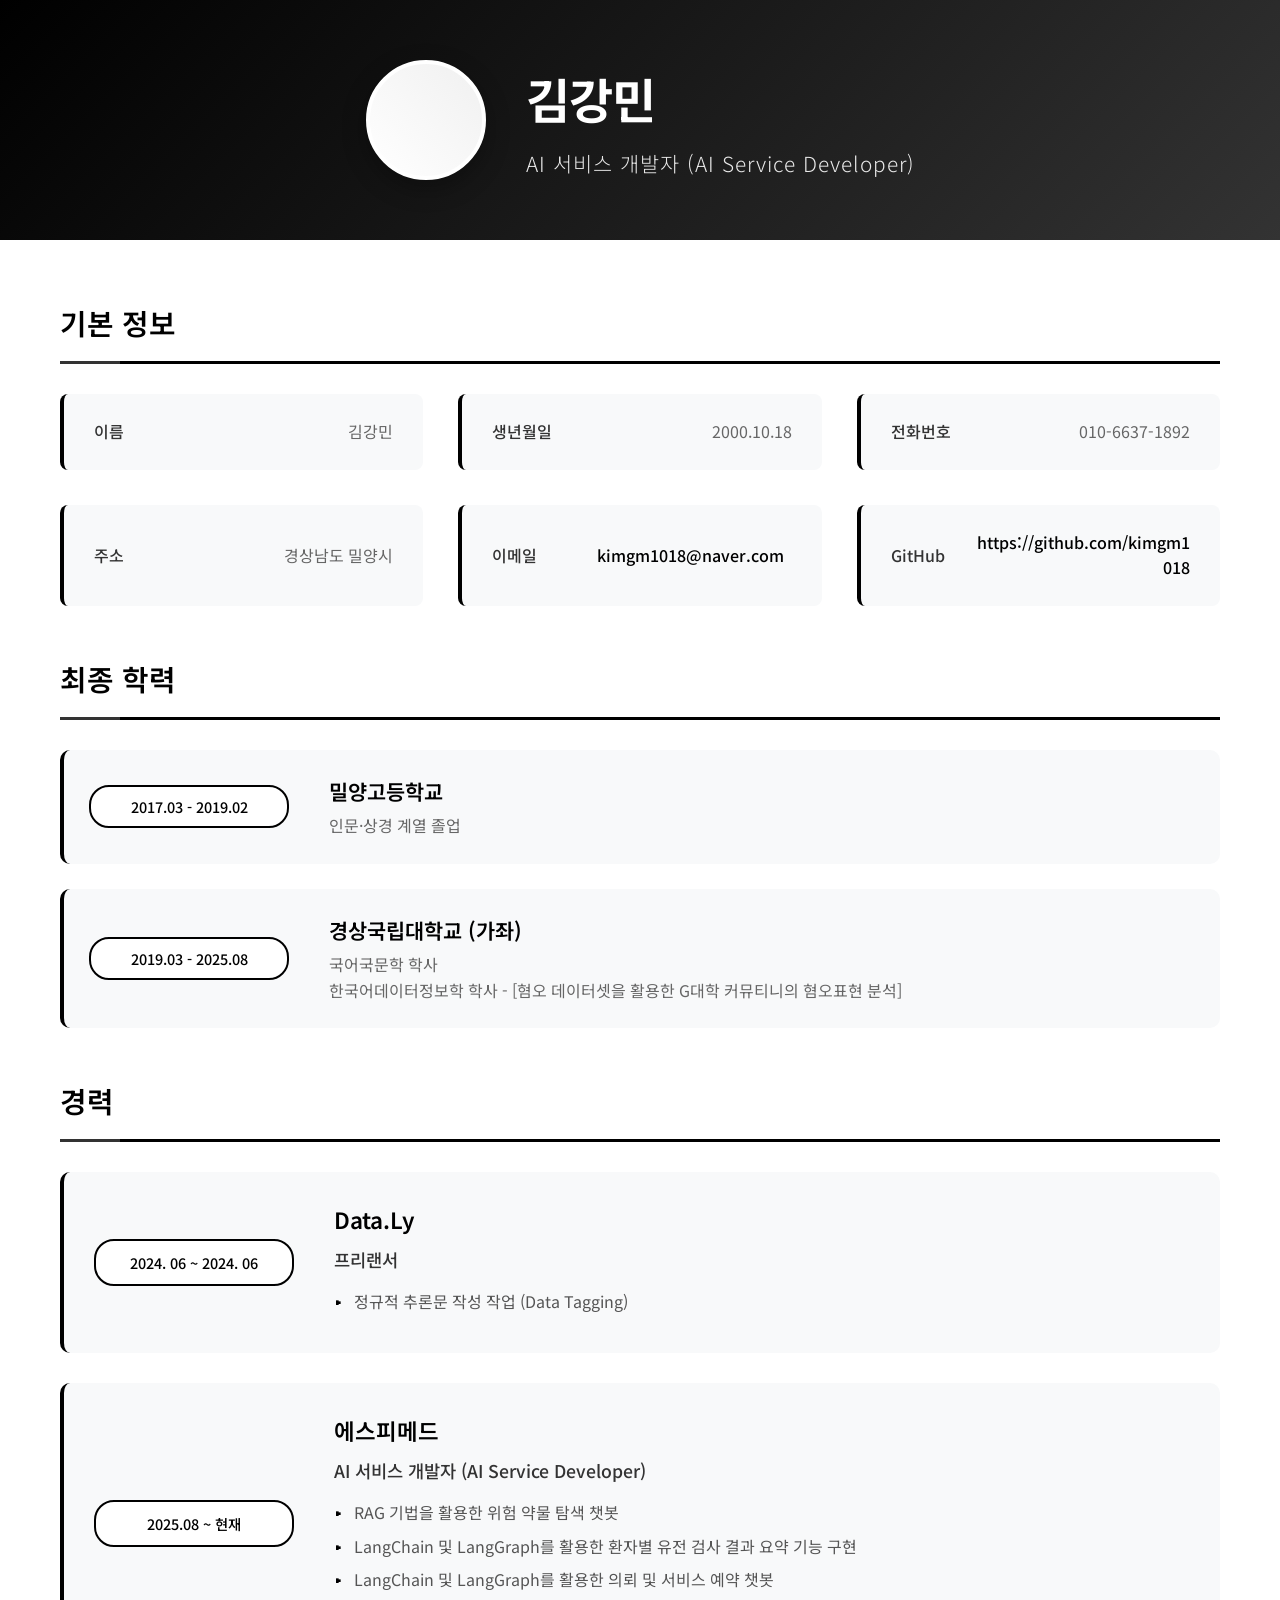
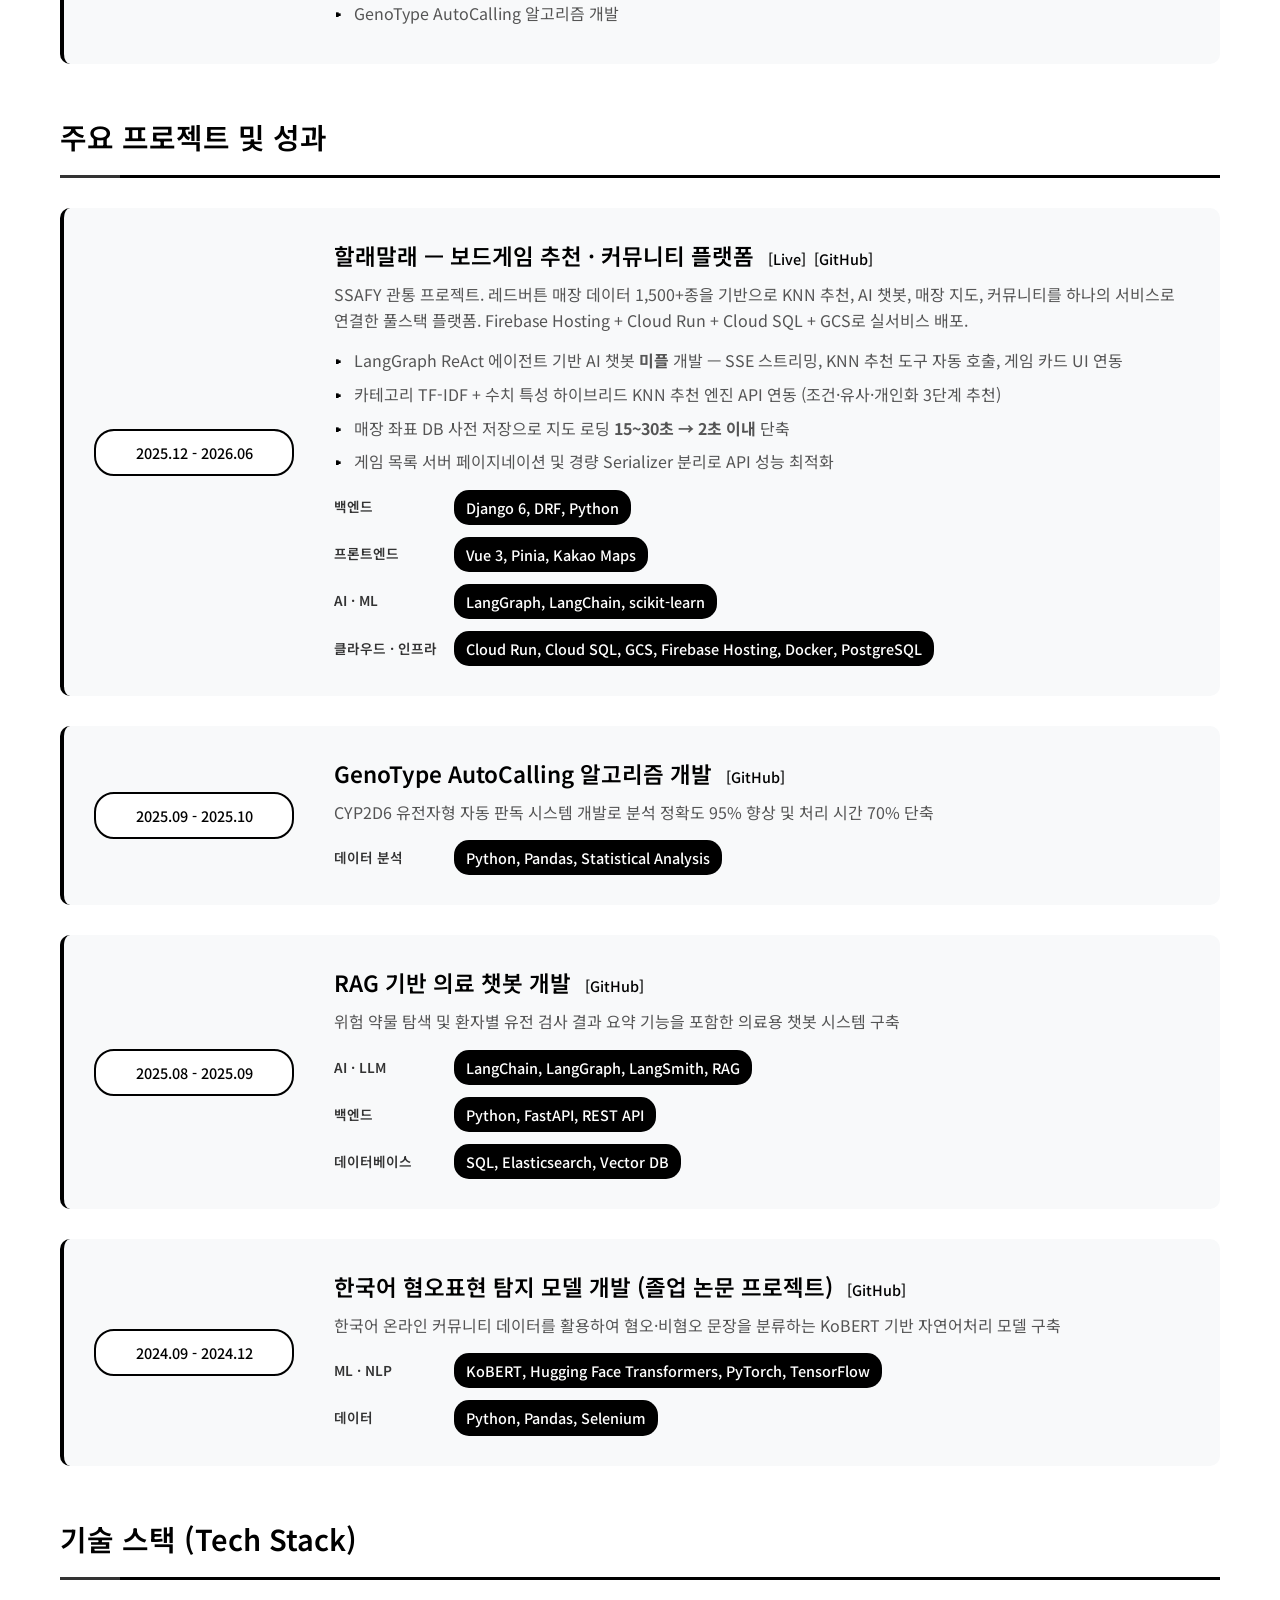
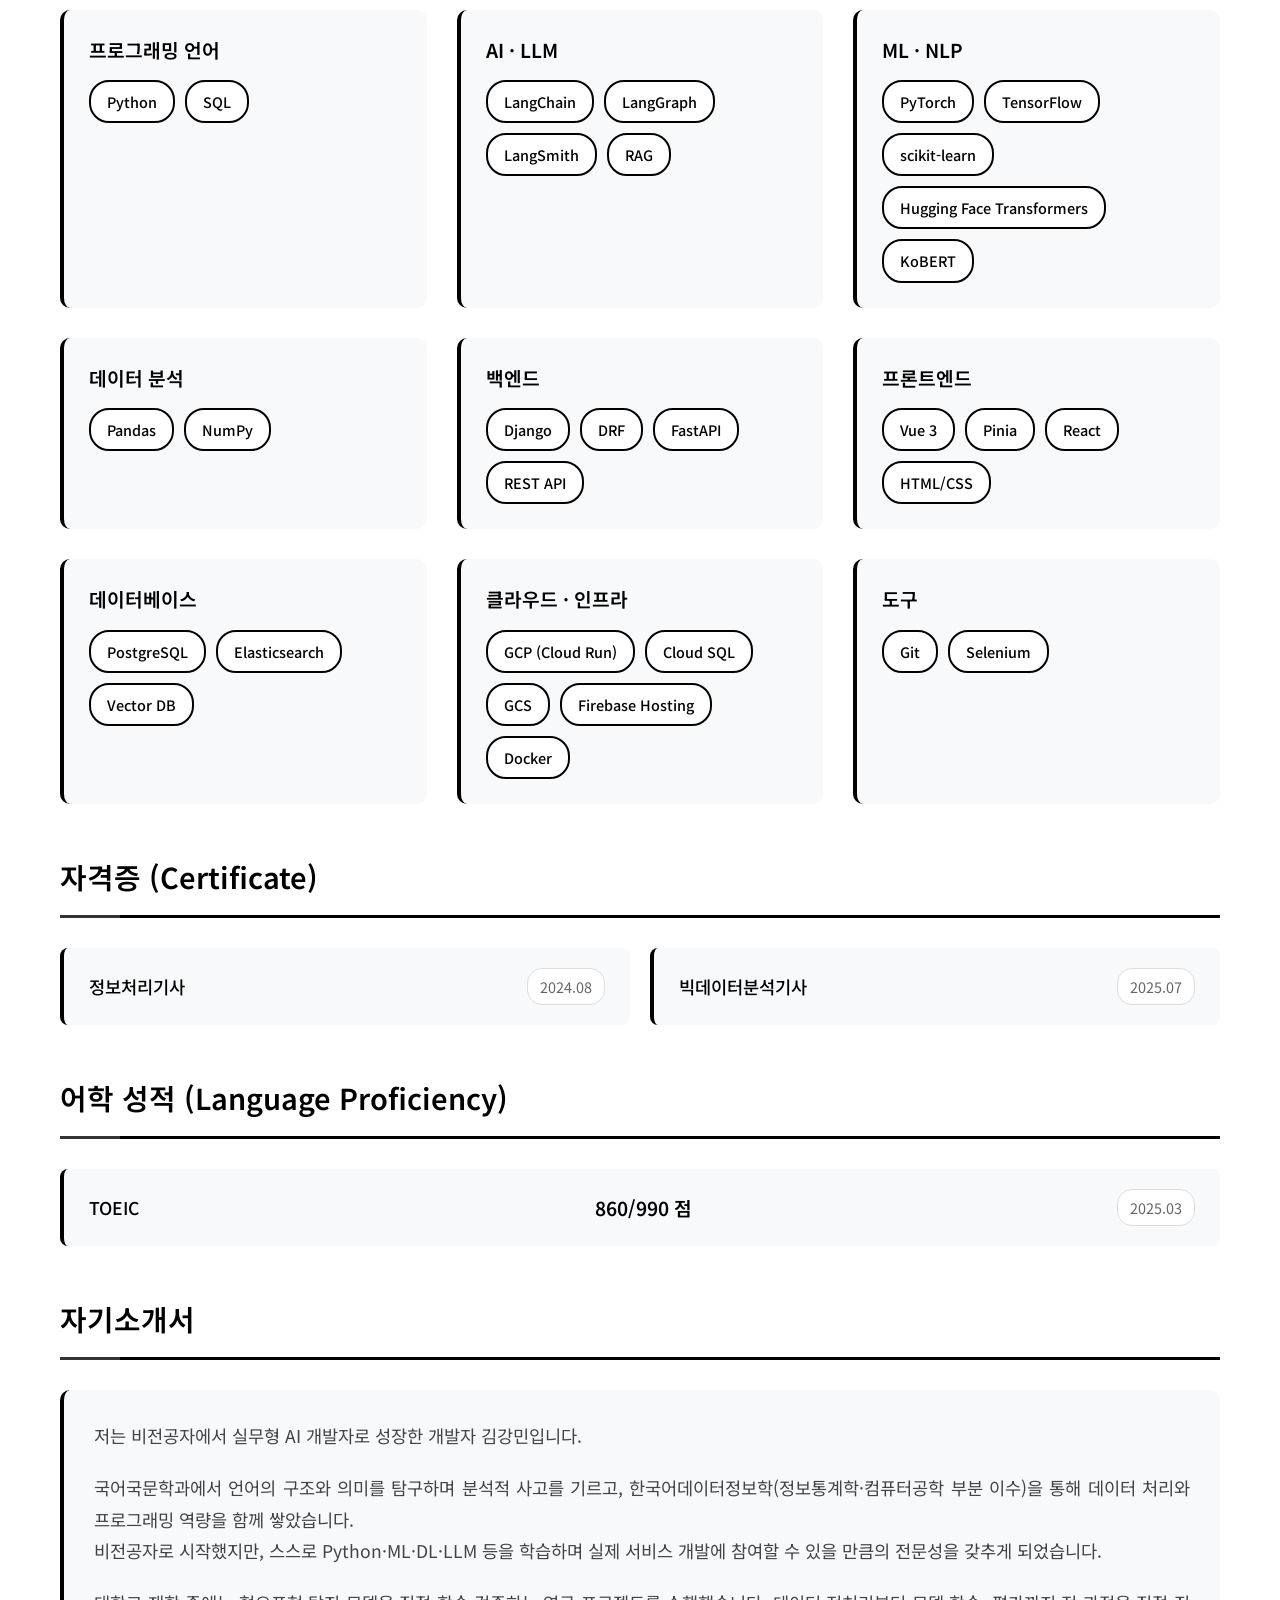
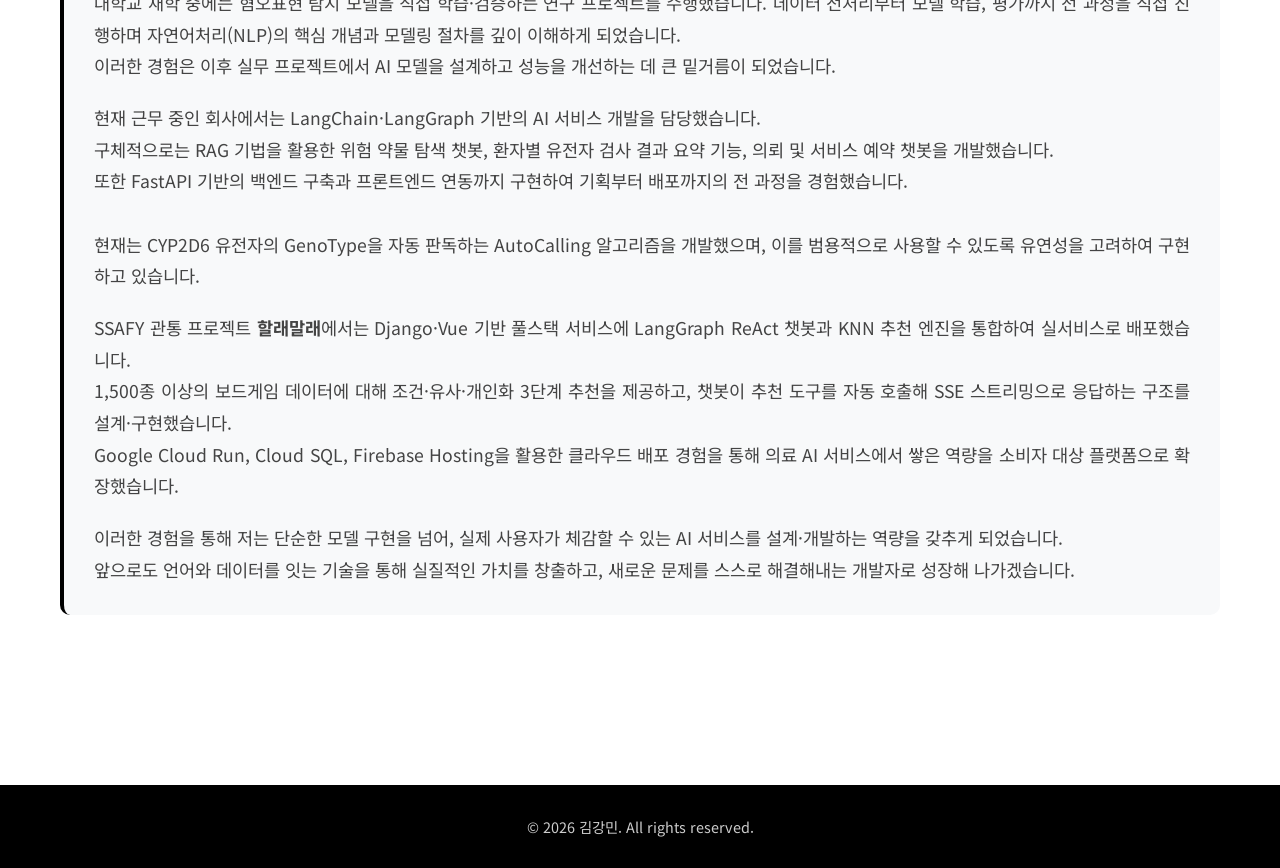
<file: index.html>
<!DOCTYPE html>
<html lang="ko">
<head>
    <meta charset="UTF-8">
    <meta name="viewport" content="width=device-width, initial-scale=1.0">
    <title>김강민</title>
    <link rel="stylesheet" href="style.css">
    <link href="https://fonts.googleapis.com/css2?family=Noto+Sans+KR:wght@300;400;500;700&display=swap" rel="stylesheet">
</head>
<body>
    <div class="container">
        <!-- Header Section -->
        <header class="header">
            <div class="profile-section">
                <div class="profile-image">
                    <div class="avatar"></div>
                </div>
                <div class="profile-info">
                    <h1 class="name">김강민</h1>
                    <p class="title">AI 서비스 개발자 (AI Service Developer)</p>
                </div>
            </div>
        </header>

        <!-- Main Content -->
        <main class="main-content">
            <!-- Basic Information -->
            <section class="section">
                <h2 class="section-title">기본 정보</h2>
                <div class="info-grid">
                    <div class="info-item">
                        <span class="info-label">이름</span>
                        <span class="info-value">김강민</span>
                    </div>
                    <div class="info-item">
                        <span class="info-label">생년월일</span>
                        <span class="info-value">2000.10.18</span>
                    </div>
                    <div class="info-item">
                        <span class="info-label">전화번호</span>
                        <span class="info-value">010-6637-1892</span>
                    </div>
                    <div class="info-item">
                        <span class="info-label">주소</span>
                        <span class="info-value">경상남도 밀양시</span>
                    </div>
                    <div class="info-item">
                        <span class="info-label">이메일</span>
                        <span class="info-value"><span class="copy-email" onclick="copyEmail()">kimgm1018@naver.com</span></span>
                    </div>
                    <div class="info-item">
                        <span class="info-label">GitHub</span>
                        <span class="info-value"><a href="https://github.com/kimgm1018" target="_blank">https://github.com/kimgm1018</a></span>
                    </div>
                </div>
            </section>

            <!-- Education -->
            <section class="section">
                <h2 class="section-title">최종 학력</h2>
                <div class="education-list">
                    <div class="education-item">
                        <div class="education-period">2017.03 - 2019.02</div>
                        <div class="education-details">
                            <h3 class="education-school">밀양고등학교</h3>
                            <p class="education-major">인문·상경 계열 졸업</p>
                        </div>
                    </div>
                    <div class="education-item">
                        <div class="education-period">2019.03 - 2025.08</div>
                        <div class="education-details">
                            <h3 class="education-school">경상국립대학교 (가좌)</h3>
                            <p class="education-major">국어국문학 학사</p>
                            <p class="education-major">한국어데이터정보학 학사 - [혐오 데이터셋을 활용한 G대학 커뮤티니의 혐오표현 분석]</p>
                        </div>
                    </div>
                </div>
            </section>

            <!-- Experience -->
            <section class="section">
                <h2 class="section-title">경력</h2>
                <div class="experience-list">
                    <div class="experience-item">
                        <div class="experience-period">2024. 06 ~ 2024. 06</div>
                        <div class="experience-details">
                            <h3 class="experience-company">Data.Ly</h3>
                            <p class="experience-position">프리랜서</p>
                            <ul class="experience-description">
                                <li>정규적 추론문 작성 작업 (Data Tagging)</li>
                            </ul>
                        </div>
                    </div>
                    <div class="experience-item">
                        <div class="experience-period">2025.08 ~ 현재</div>
                        <div class="experience-details">
                            <h3 class="experience-company">에스피메드</h3>
                            <p class="experience-position">AI 서비스 개발자 (AI Service Developer)</p>
                            <ul class="experience-description">
                                <li>RAG 기법을 활용한 위험 약물 탐색 챗봇</li>
                                <li>LangChain 및 LangGraph를 활용한 환자별 유전 검사 결과 요약 기능 구현</li>
                                <li>LangChain 및 LangGraph를 활용한 의뢰 및 서비스 예약 챗봇</li>
                                <li>GenoType AutoCalling 알고리즘 개발</li>
                            </ul>
                        </div>
                    </div>
                </div>
            </section>

            <!-- Major Projects & Achievements -->
            <section class="section">
                <h2 class="section-title">주요 프로젝트 및 성과</h2>
                <div class="project-list">
                    <div class="project-item">
                        <div class="project-period">2025.12 - 2026.06</div>
                        <div class="project-details">
                            <h3 class="project-name">
                                할래말래 — 보드게임 추천 · 커뮤니티 플랫폼
                                <span class="project-links">
                                    <a href="https://halraemallae.web.app" target="_blank" rel="noopener noreferrer" class="project-link">[Live]</a>
                                    <a href="https://github.com/halraemallae/boardgame-recommendation-community" target="_blank" rel="noopener noreferrer" class="project-link project-repo">[GitHub]</a>
                                </span>
                            </h3>
                            <p class="project-description">SSAFY 관통 프로젝트. 레드버튼 매장 데이터 1,500+종을 기반으로 KNN 추천, AI 챗봇, 매장 지도, 커뮤니티를 하나의 서비스로 연결한 풀스택 플랫폼. Firebase Hosting + Cloud Run + Cloud SQL + GCS로 실서비스 배포.</p>
                            <ul class="experience-description">
                                <li>LangGraph ReAct 에이전트 기반 AI 챗봇 <strong>미플</strong> 개발 — SSE 스트리밍, KNN 추천 도구 자동 호출, 게임 카드 UI 연동</li>
                                <li>카테고리 TF-IDF + 수치 특성 하이브리드 KNN 추천 엔진 API 연동 (조건·유사·개인화 3단계 추천)</li>
                                <li>매장 좌표 DB 사전 저장으로 지도 로딩 <strong>15~30초 → 2초 이내</strong> 단축</li>
                                <li>게임 목록 서버 페이지네이션 및 경량 Serializer 분리로 API 성능 최적화</li>
                            </ul>
                            <div class="project-tech-groups">
                                <div class="project-tech-group">
                                    <span class="tech-category-label">백엔드</span>
                                    <ul class="project-tech">
                                        <li>Django 6, DRF, Python</li>
                                    </ul>
                                </div>
                                <div class="project-tech-group">
                                    <span class="tech-category-label">프론트엔드</span>
                                    <ul class="project-tech">
                                        <li>Vue 3, Pinia, Kakao Maps</li>
                                    </ul>
                                </div>
                                <div class="project-tech-group">
                                    <span class="tech-category-label">AI · ML</span>
                                    <ul class="project-tech">
                                        <li>LangGraph, LangChain, scikit-learn</li>
                                    </ul>
                                </div>
                                <div class="project-tech-group">
                                    <span class="tech-category-label">클라우드 · 인프라</span>
                                    <ul class="project-tech">
                                        <li>Cloud Run, Cloud SQL, GCS, Firebase Hosting, Docker, PostgreSQL</li>
                                    </ul>
                                </div>
                            </div>
                        </div>
                    </div>
                    <div class="project-item">
                        <div class="project-period">2025.09 - 2025.10</div>
                        <div class="project-details">
                            <h3 class="project-name">
                                GenoType AutoCalling 알고리즘 개발
                                <span class="project-links">
                                    <a href="https://github.com/junfn1018-cmd/autocalling_web" target="_blank" rel="noopener noreferrer" class="project-link project-repo">[GitHub]</a>
                                </span>
                            </h3>
                            <p class="project-description">CYP2D6 유전자형 자동 판독 시스템 개발로 분석 정확도 95% 향상 및 처리 시간 70% 단축</p>
                            <div class="project-tech-groups">
                                <div class="project-tech-group">
                                    <span class="tech-category-label">데이터 분석</span>
                                    <ul class="project-tech">
                                        <li>Python, Pandas, Statistical Analysis</li>
                                    </ul>
                                </div>
                            </div>
                        </div>
                    </div>
                    <div class="project-item">
                        <div class="project-period">2025.08 - 2025.09</div>
                        <div class="project-details">
                            <h3 class="project-name">
                                RAG 기반 의료 챗봇 개발
                                <span class="project-links">
                                    <a href="https://github.com/kimgm1018/chat_bot" target="_blank" rel="noopener noreferrer" class="project-link project-repo">[GitHub]</a>
                                </span>
                            </h3>
                            <p class="project-description">위험 약물 탐색 및 환자별 유전 검사 결과 요약 기능을 포함한 의료용 챗봇 시스템 구축</p>
                            <div class="project-tech-groups">
                                <div class="project-tech-group">
                                    <span class="tech-category-label">AI · LLM</span>
                                    <ul class="project-tech">
                                        <li>LangChain, LangGraph, LangSmith, RAG</li>
                                    </ul>
                                </div>
                                <div class="project-tech-group">
                                    <span class="tech-category-label">백엔드</span>
                                    <ul class="project-tech">
                                        <li>Python, FastAPI, REST API</li>
                                    </ul>
                                </div>
                                <div class="project-tech-group">
                                    <span class="tech-category-label">데이터베이스</span>
                                    <ul class="project-tech">
                                        <li>SQL, Elasticsearch, Vector DB</li>
                                    </ul>
                                </div>
                            </div>
                        </div>
                    </div>
                    <div class="project-item">
                        <div class="project-period">2024.09 - 2024.12</div>
                        <div class="project-details">
                            <h3 class="project-name">
                                한국어 혐오표현 탐지 모델 개발 (졸업 논문 프로젝트)
                                <span class="project-links">
                                    <a href="https://github.com/kimgm1018/G_every_time_clowl" target="_blank" rel="noopener noreferrer" class="project-link project-repo">[GitHub]</a>
                                </span>
                            </h3>
                            <p class="project-description">한국어 온라인 커뮤니티 데이터를 활용하여 혐오·비혐오 문장을 분류하는 KoBERT 기반 자연어처리 모델 구축</p>
                            <div class="project-tech-groups">
                                <div class="project-tech-group">
                                    <span class="tech-category-label">ML · NLP</span>
                                    <ul class="project-tech">
                                        <li>KoBERT, Hugging Face Transformers, PyTorch, TensorFlow</li>
                                    </ul>
                                </div>
                                <div class="project-tech-group">
                                    <span class="tech-category-label">데이터</span>
                                    <ul class="project-tech">
                                        <li>Python, Pandas, Selenium</li>
                                    </ul>
                                </div>
                            </div>
                        </div>
                    </div>
                </div>
            </section>

            <!-- Technical Skills -->
            <section class="section">
                <h2 class="section-title">기술 스택 (Tech Stack)</h2>
                <div class="skills-container">
                    <div class="skill-category">
                        <h3 class="skill-category-title">프로그래밍 언어</h3>
                        <div class="skill-items">
                            <span class="skill-item">Python</span>
                            <span class="skill-item">SQL</span>
                        </div>
                    </div>
                    <div class="skill-category">
                        <h3 class="skill-category-title">AI · LLM</h3>
                        <div class="skill-items">
                            <span class="skill-item">LangChain</span>
                            <span class="skill-item">LangGraph</span>
                            <span class="skill-item">LangSmith</span>
                            <span class="skill-item">RAG</span>
                        </div>
                    </div>
                    <div class="skill-category">
                        <h3 class="skill-category-title">ML · NLP</h3>
                        <div class="skill-items">
                            <span class="skill-item">PyTorch</span>
                            <span class="skill-item">TensorFlow</span>
                            <span class="skill-item">scikit-learn</span>
                            <span class="skill-item">Hugging Face Transformers</span>
                            <span class="skill-item">KoBERT</span>
                        </div>
                    </div>
                    <div class="skill-category">
                        <h3 class="skill-category-title">데이터 분석</h3>
                        <div class="skill-items">
                            <span class="skill-item">Pandas</span>
                            <span class="skill-item">NumPy</span>
                        </div>
                    </div>
                    <div class="skill-category">
                        <h3 class="skill-category-title">백엔드</h3>
                        <div class="skill-items">
                            <span class="skill-item">Django</span>
                            <span class="skill-item">DRF</span>
                            <span class="skill-item">FastAPI</span>
                            <span class="skill-item">REST API</span>
                        </div>
                    </div>
                    <div class="skill-category">
                        <h3 class="skill-category-title">프론트엔드</h3>
                        <div class="skill-items">
                            <span class="skill-item">Vue 3</span>
                            <span class="skill-item">Pinia</span>
                            <span class="skill-item">React</span>
                            <span class="skill-item">HTML/CSS</span>
                        </div>
                    </div>
                    <div class="skill-category">
                        <h3 class="skill-category-title">데이터베이스</h3>
                        <div class="skill-items">
                            <span class="skill-item">PostgreSQL</span>
                            <span class="skill-item">Elasticsearch</span>
                            <span class="skill-item">Vector DB</span>
                        </div>
                    </div>
                    <div class="skill-category">
                        <h3 class="skill-category-title">클라우드 · 인프라</h3>
                        <div class="skill-items">
                            <span class="skill-item">GCP (Cloud Run)</span>
                            <span class="skill-item">Cloud SQL</span>
                            <span class="skill-item">GCS</span>
                            <span class="skill-item">Firebase Hosting</span>
                            <span class="skill-item">Docker</span>
                        </div>
                    </div>
                    <div class="skill-category">
                        <h3 class="skill-category-title">도구</h3>
                        <div class="skill-items">
                            <span class="skill-item">Git</span>
                            <span class="skill-item">Selenium</span>
                        </div>
                    </div>
                </div>
            </section>

            <!-- Certificates -->
            <section class="section">
                <h2 class="section-title">자격증 (Certificate)</h2>
                <div class="certificate-list">
                    <div class="certificate-item">
                        <span class="certificate-name">정보처리기사</span>
                        <span class="certificate-date">2024.08</span>
                    </div>
                    <div class="certificate-item">
                        <span class="certificate-name">빅데이터분석기사</span>
                        <span class="certificate-date">2025.07</span>
                    </div>
                </div>
            </section>

            <!-- Language Skills -->
            <section class="section">
                <h2 class="section-title">어학 성적 (Language Proficiency)</h2>
                <div class="language-list">
                    <div class="language-item">
                        <span class="language-name">TOEIC</span>
                        <span class="language-score">860/990 점</span>
                        <span class="language-date">2025.03</span>
                    </div>
                </div>
            </section>

            <!-- Self Introduction -->
            <section class="section">
                <h2 class="section-title">자기소개서</h2>
                <div class="self-intro">
                    <p>
                        저는 비전공자에서 실무형 AI 개발자로 성장한 개발자 김강민입니다.
                    </p>
                    <p>
                        국어국문학과에서 언어의 구조와 의미를 탐구하며 분석적 사고를 기르고, 한국어데이터정보학(정보통계학·컴퓨터공학 부분 이수)을 통해 데이터 처리와 프로그래밍 역량을 함께 쌓았습니다.<br>
                        비전공자로 시작했지만, 스스로 Python·ML·DL·LLM 등을 학습하며 실제 서비스 개발에 참여할 수 있을 만큼의 전문성을 갖추게 되었습니다.
                    </p>
                    <p>
                        대학교 재학 중에는 혐오표현 탐지 모델을 직접 학습·검증하는 연구 프로젝트를 수행했습니다. 데이터 전처리부터 모델 학습, 평가까지 전 과정을 직접 진행하며 자연어처리(NLP)의 핵심 개념과 모델링 절차를 깊이 이해하게 되었습니다.<br>
                        이러한 경험은 이후 실무 프로젝트에서 AI 모델을 설계하고 성능을 개선하는 데 큰 밑거름이 되었습니다.
                    </p>
                    <p>
                        현재 근무 중인 회사에서는 LangChain·LangGraph 기반의 AI 서비스 개발을 담당했습니다.<br>
                        구체적으로는 RAG 기법을 활용한 위험 약물 탐색 챗봇, 환자별 유전자 검사 결과 요약 기능, 의뢰 및 서비스 예약 챗봇을 개발했습니다.<br>
                        또한 FastAPI 기반의 백엔드 구축과 프론트엔드 연동까지 구현하여 기획부터 배포까지의 전 과정을 경험했습니다.<br>
                        <br>
                        현재는 CYP2D6 유전자의 GenoType을 자동 판독하는 AutoCalling 알고리즘을 개발했으며, 이를 범용적으로 사용할 수 있도록 유연성을 고려하여 구현하고 있습니다.
                    </p>
                    <p>
                        SSAFY 관통 프로젝트 <strong>할래말래</strong>에서는 Django·Vue 기반 풀스택 서비스에 LangGraph ReAct 챗봇과 KNN 추천 엔진을 통합하여 실서비스로 배포했습니다.<br>
                        1,500종 이상의 보드게임 데이터에 대해 조건·유사·개인화 3단계 추천을 제공하고, 챗봇이 추천 도구를 자동 호출해 SSE 스트리밍으로 응답하는 구조를 설계·구현했습니다.<br>
                        Google Cloud Run, Cloud SQL, Firebase Hosting을 활용한 클라우드 배포 경험을 통해 의료 AI 서비스에서 쌓은 역량을 소비자 대상 플랫폼으로 확장했습니다.
                    </p>
                    <p>
                        이러한 경험을 통해 저는 단순한 모델 구현을 넘어, 실제 사용자가 체감할 수 있는 AI 서비스를 설계·개발하는 역량을 갖추게 되었습니다.<br>
                        앞으로도 언어와 데이터를 잇는 기술을 통해 실질적인 가치를 창출하고, 새로운 문제를 스스로 해결해내는 개발자로 성장해 나가겠습니다.
                    </p>
                </div>
            </section>
        </main>

        <!-- Footer -->
        <footer class="footer">
            <p>&copy; 2026 김강민. All rights reserved.</p>
        </footer>
    </div>

    <script>
        function copyEmail() {
            const email = 'kimgm1018@naver.com';
            const emailElement = document.querySelector('.copy-email');
            
            // 클립보드에 복사
            navigator.clipboard.writeText(email).then(function() {
                // 복사 성공 시 스타일 변경
                emailElement.classList.add('copied');
                emailElement.textContent = '복사됨!';
                
                // 2초 후 원래 상태로 복원
                setTimeout(function() {
                    emailElement.classList.remove('copied');
                    emailElement.textContent = email;
                }, 800);
            }).catch(function(err) {
                // 복사 실패 시 알림
                alert('이메일 주소 복사에 실패했습니다: ' + email);
            });
        }
    </script>
</body>
</html>
</file>
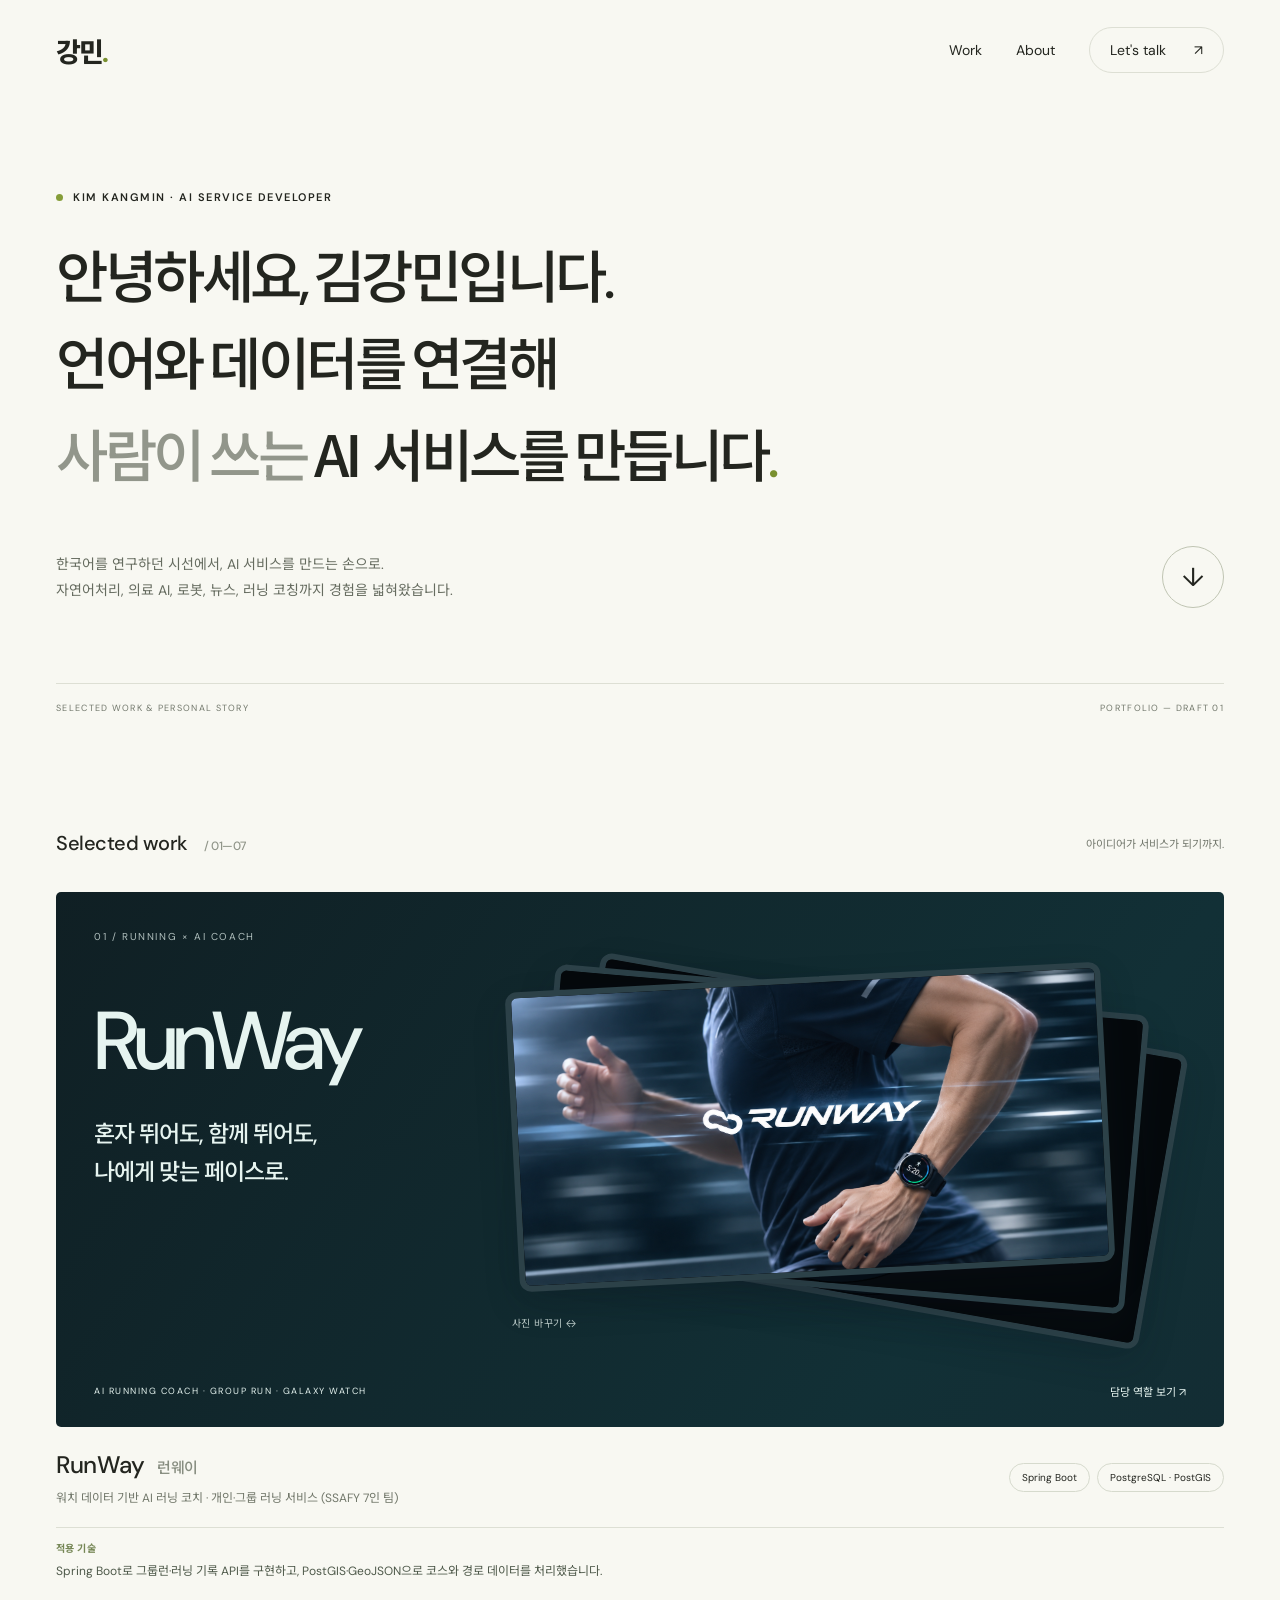
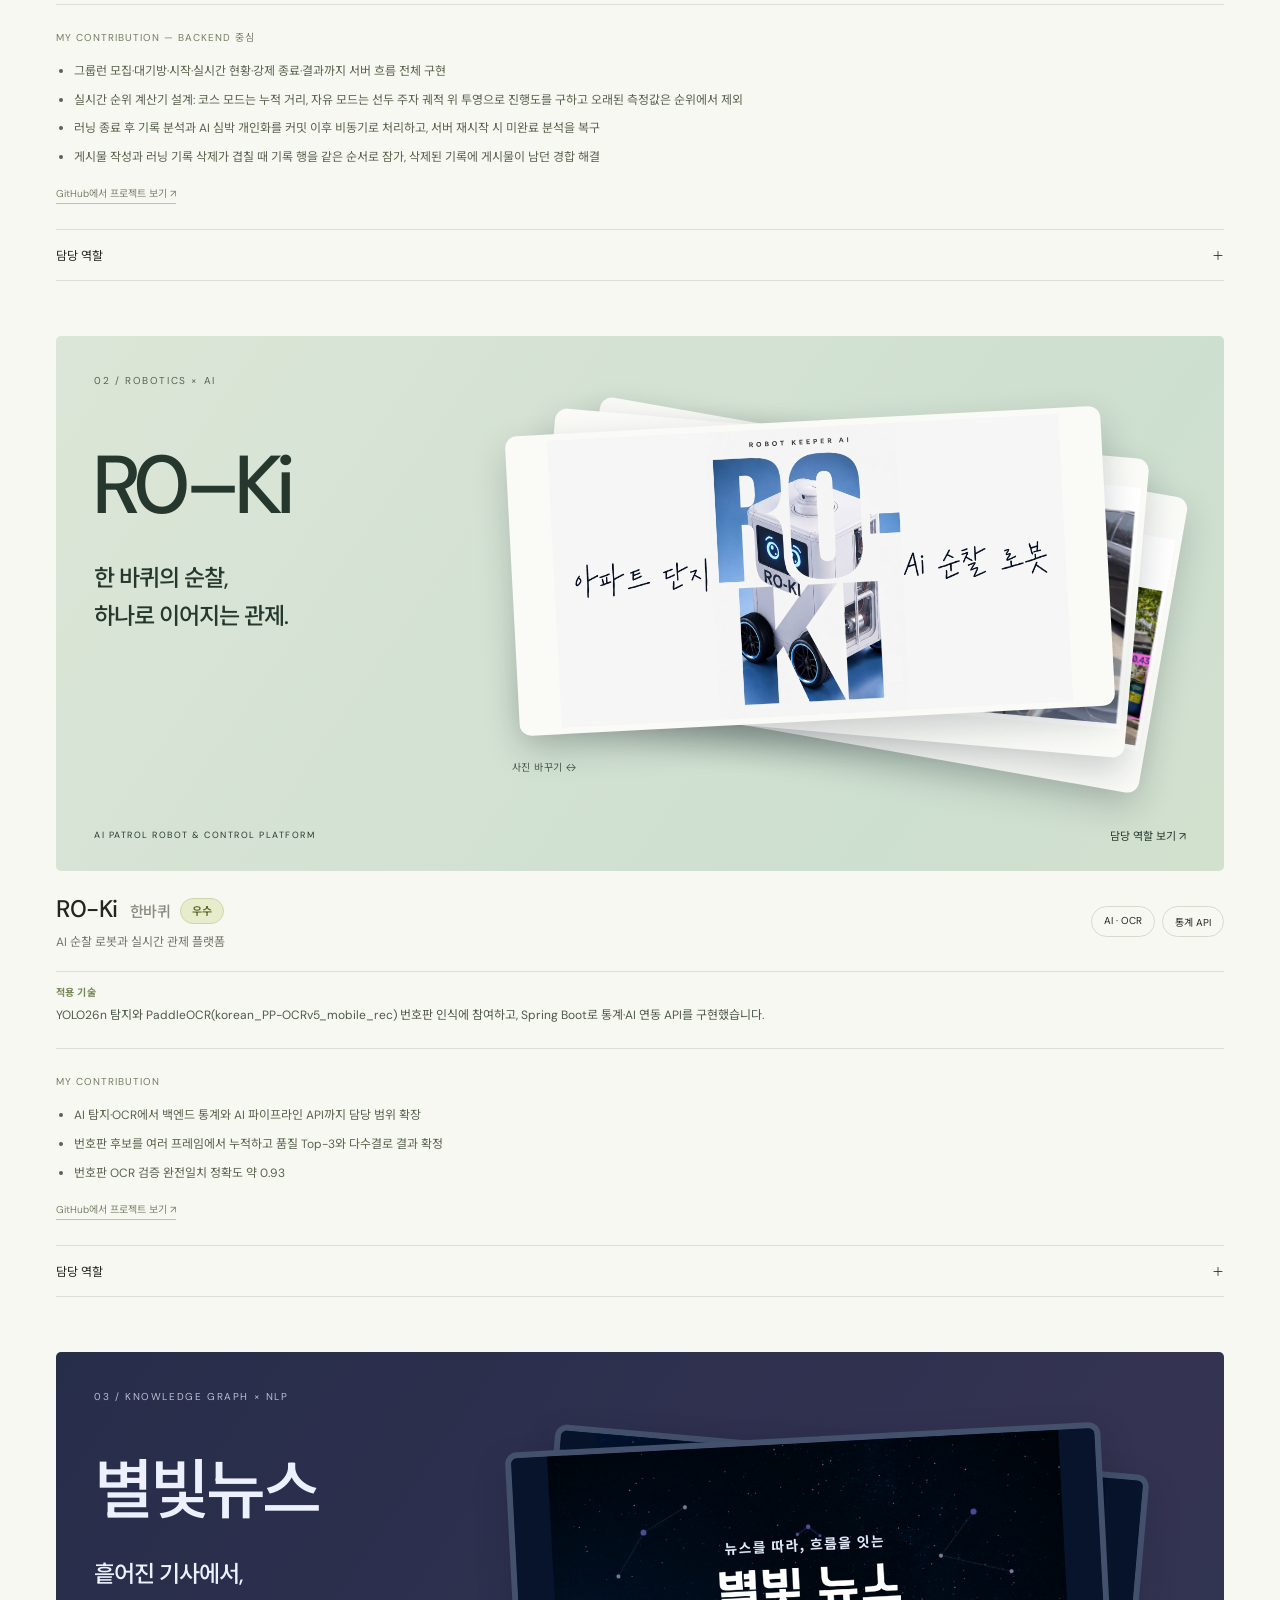
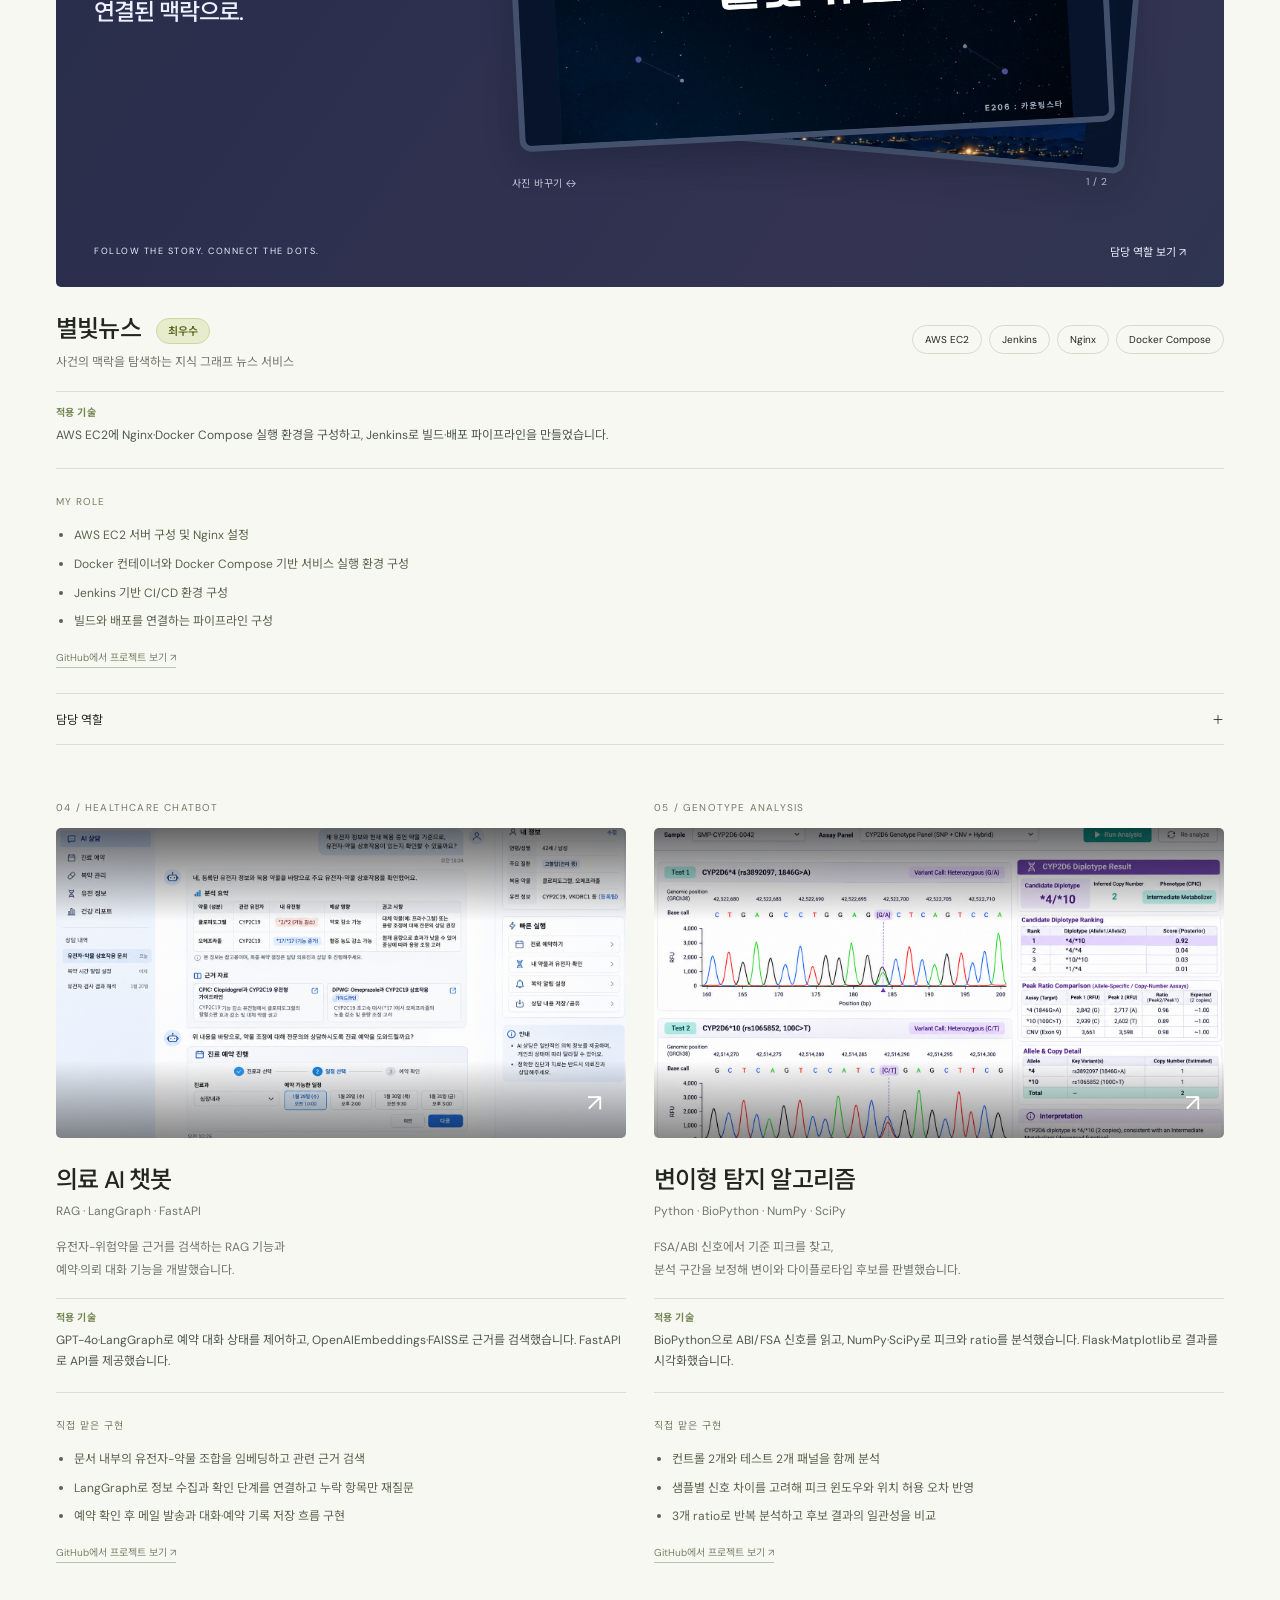
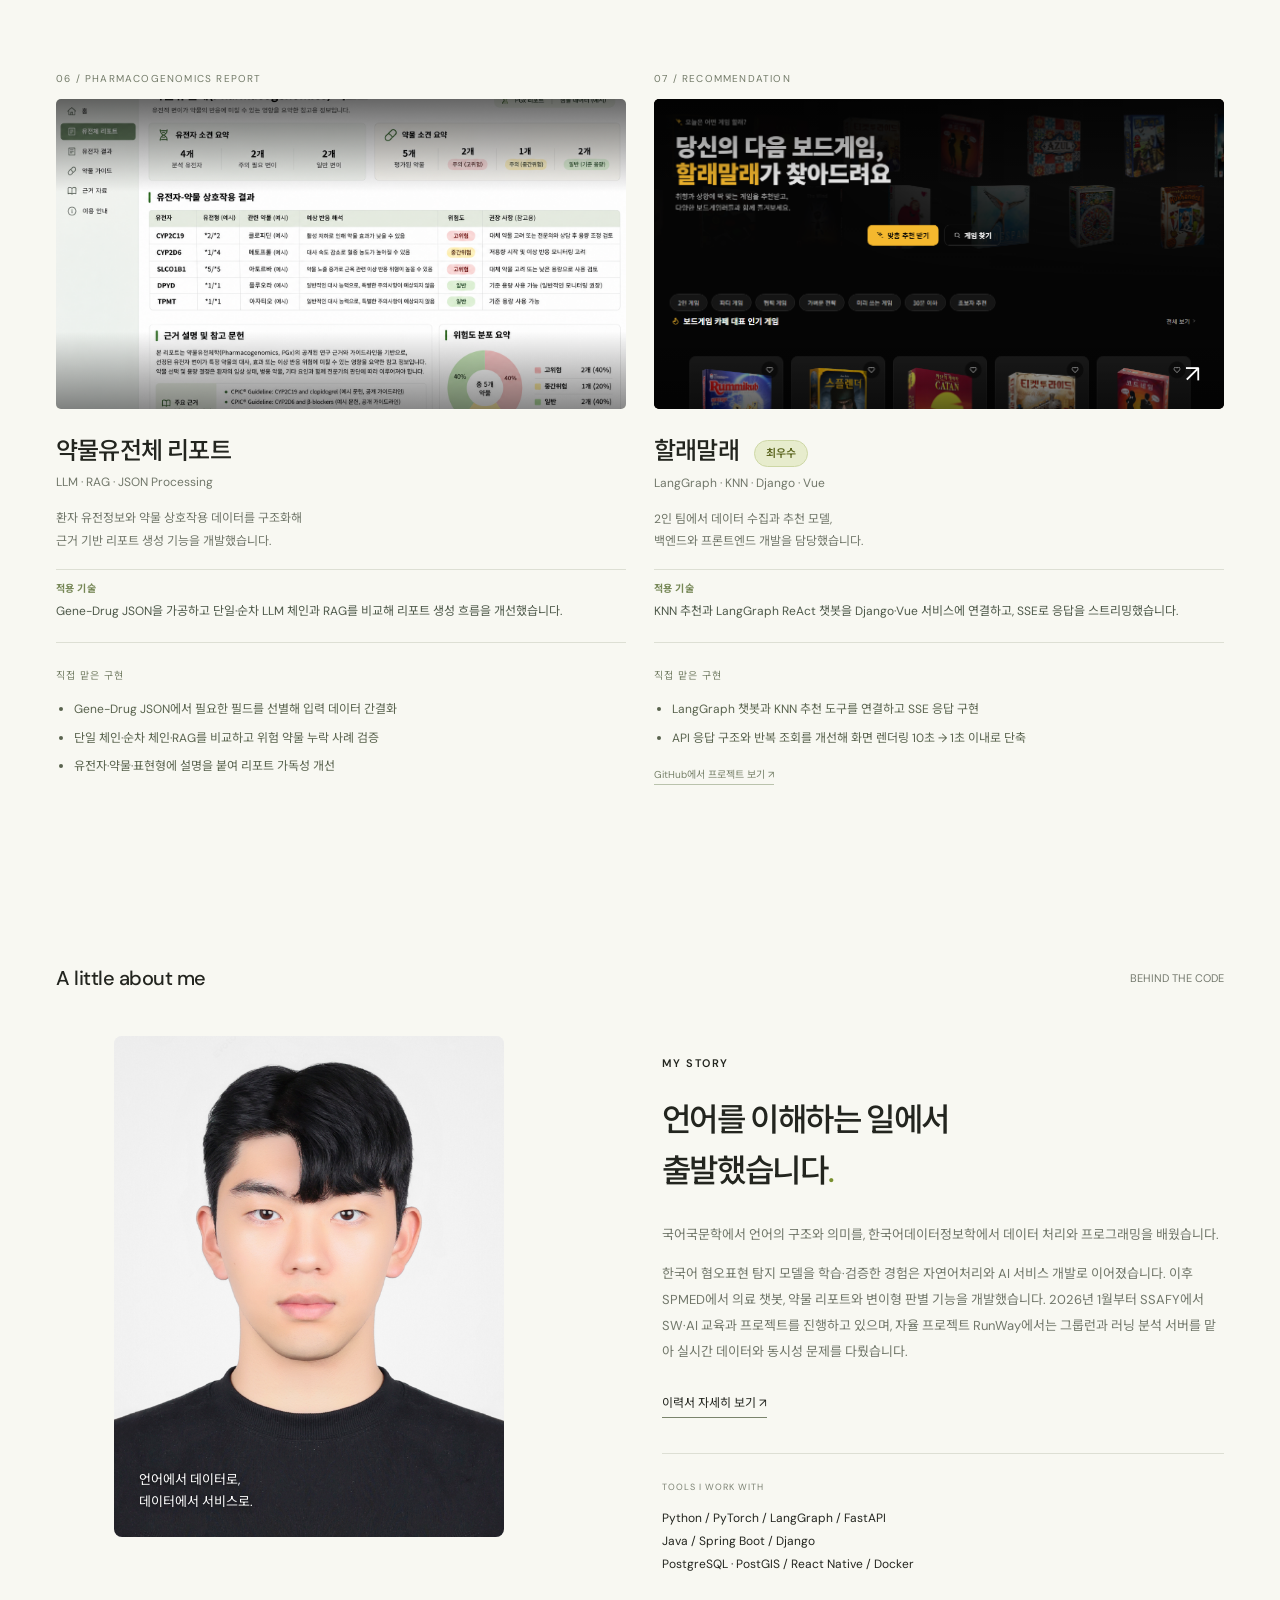
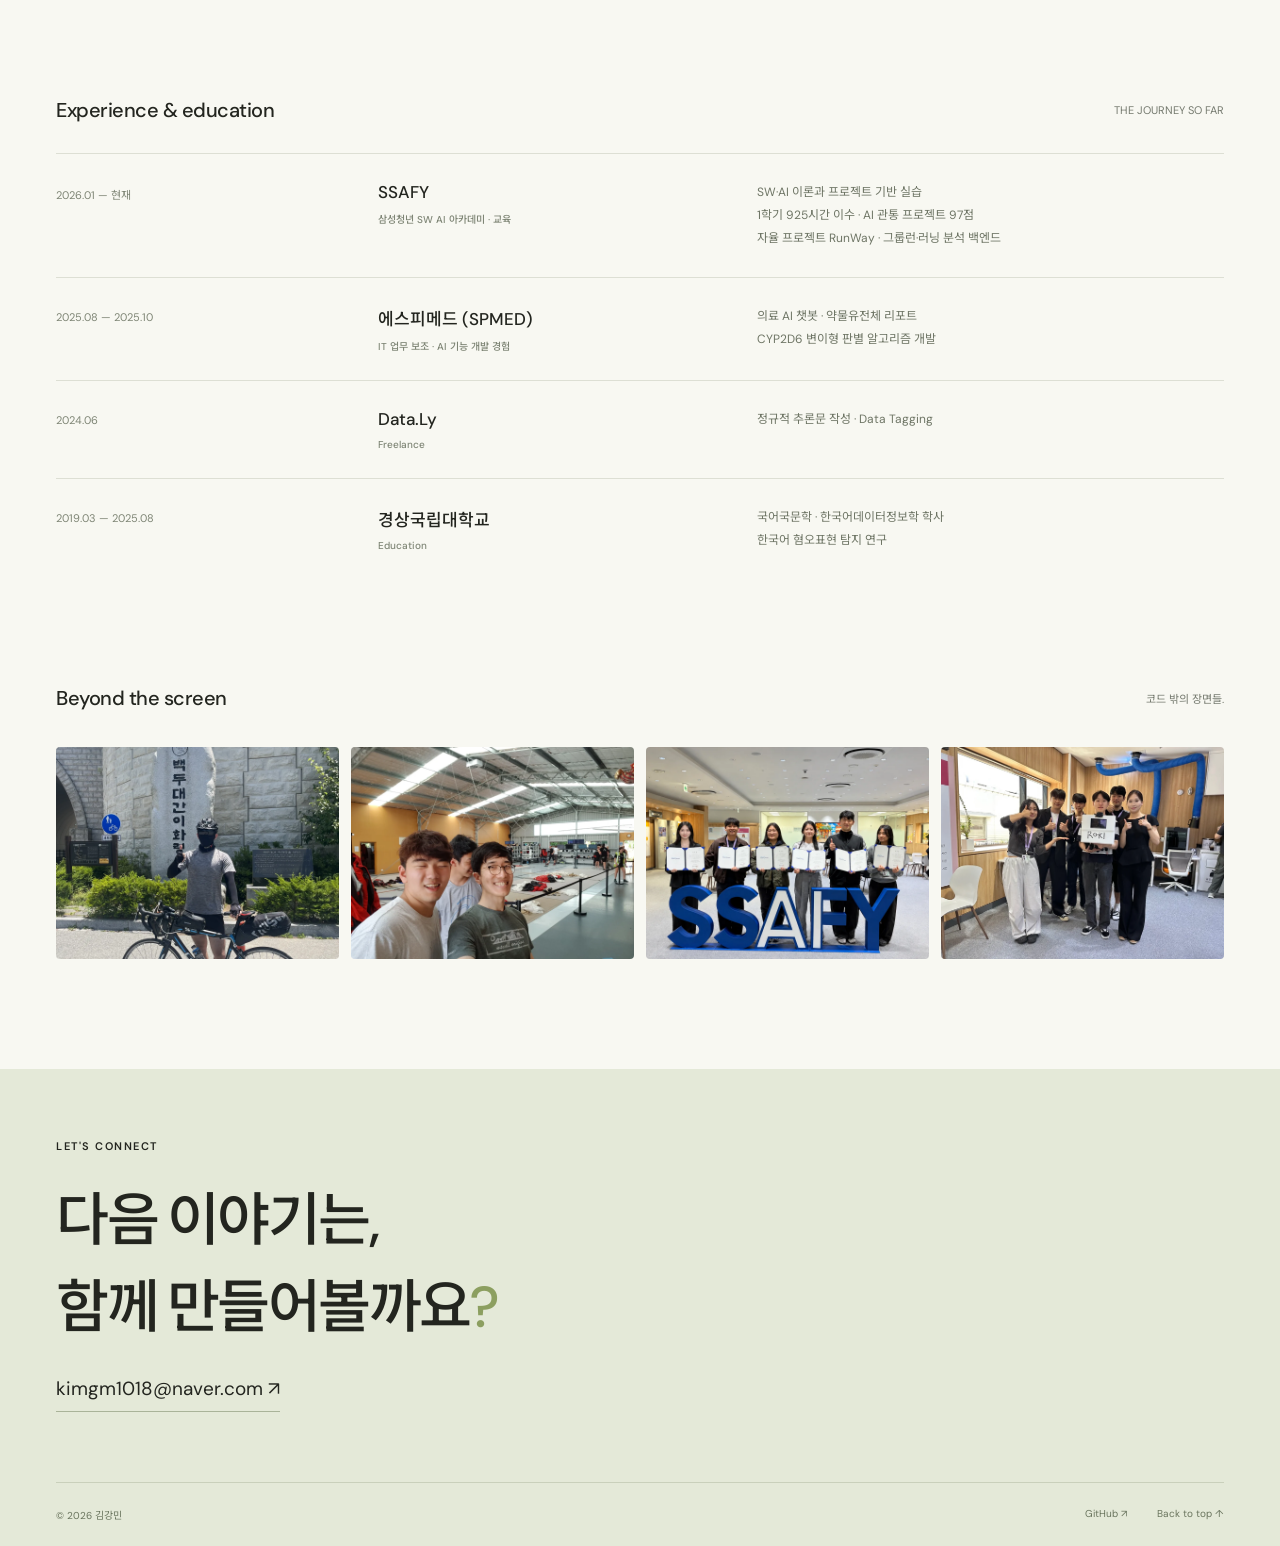
<file: portfolio/index.html>
<!doctype html>
<html lang="ko">
<head>
  <meta charset="utf-8"><meta name="viewport" content="width=device-width,initial-scale=1">
  <title>김강민 — AI Service Developer</title>
  <meta name="description" content="김강민의 AI 서비스 개발 포트폴리오. RunWay, R0-Ki, 별빛뉴스와 의료 AI 프로젝트.">
  <link rel="stylesheet" href="style.css">
  <link rel="stylesheet" href="motion.css">
  <link rel="stylesheet" href="shuffle.css">
  <link rel="stylesheet" href="background.css">
</head>
<body>
<a class="skip" href="#work">프로젝트로 바로가기</a>
<header class="nav"><a class="brand" href="#">강민<span class="brand-dot">.</span></a><nav aria-label="메인 메뉴"><a href="#work">Work</a><a href="#about">About</a><a href="#contact" class="nav-contact">Let's talk <span>↗</span></a></nav></header>
<main>
  <section class="hero wrap">
    <div class="eyebrow"><span class="dot"></span> KIM KANGMIN · AI SERVICE DEVELOPER</div>
    <h1>안녕하세요, 김강민입니다.<br>언어와 데이터를 연결해<br><span class="muted">사람이 쓰는</span> <span class="serif">AI 서비스</span>를 만듭니다<span class="lime">.</span></h1>
    <div class="hero-bottom"><p>한국어를 연구하던 시선에서, AI 서비스를 만드는 손으로.<br>자연어처리, 의료 AI, 로봇, 뉴스, 러닝 코칭까지 경험을 넓혀왔습니다.</p><a href="#work" class="round-link" aria-label="대표 프로젝트 보기">↓</a></div>
    <div class="hero-rule"><span>SELECTED WORK & PERSONAL STORY</span><span>PORTFOLIO — DRAFT 01</span></div>
  </section>
  <section id="work" class="work wrap">
    <div class="section-head"><h2>Selected work<span> / 01—07</span></h2><p>아이디어가 서비스가 되기까지.</p></div>
    <article class="project featured">
      <div class="visual runway"><span class="visual-top">01 / RUNNING × AI COACH</span><div class="visual-title">RunWay<span>혼자 뛰어도, 함께 뛰어도,<br>나에게 맞는 페이스로.</span></div><button class="photo-deck" type="button" data-direction="1" aria-label="RunWay 사진 순서 바꾸기"><span class="shuffle-card is-front"><img src="../assets/projects/runway_cover.png" alt="갤럭시 워치를 차고 달리는 러너와 RunWay 로고" loading="lazy" width="1672" height="941"></span><span class="shuffle-card is-back"><img src="../assets/projects/runway_watch_rank.png" alt="워치 그룹런 실시간 순위 화면: 8명 중 3위, 바로 앞 45m, 바로 뒤 30m" loading="lazy" width="908" height="908"></span><span class="shuffle-card is-back"><img src="../assets/projects/runway_watch_pace.png" alt="워치 그룹런 공동 페이스 화면: 6분 20초에서 6분 10초로 조정" loading="lazy" width="908" height="908"></span><span class="deck-hint">사진 바꾸기 ↔ <span class="deck-count">1 / 3</span></span></button><a class="visual-bottom" href="#runway-details">AI RUNNING COACH · GROUP RUN · GALAXY WATCH <span>담당 역할 보기 ↗</span></a></div>
      <div class="project-caption"><div><h3>RunWay <span>런웨이</span></h3><p>워치 데이터 기반 AI 러닝 코치 · 개인·그룹 러닝 서비스 (SSAFY 7인 팀)</p></div><div class="tags"><span>Spring Boot</span><span>PostgreSQL · PostGIS</span></div></div>
<div class="used-tech"><strong>적용 기술</strong><p>Spring Boot로 그룹런·러닝 기록 API를 구현하고, PostGIS·GeoJSON으로 코스와 경로 데이터를 처리했습니다.</p></div><div class="achievements"><small>MY CONTRIBUTION — BACKEND 중심</small><ul><li>그룹런 모집·대기방·시작·실시간 현황·강제 종료·결과까지 서버 흐름 전체 구현</li><li>실시간 순위 계산기 설계: 코스 모드는 누적 거리, 자유 모드는 선두 주자 궤적 위 투영으로 진행도를 구하고 오래된 측정값은 순위에서 제외</li><li>러닝 종료 후 기록 분석과 AI 심박 개인화를 커밋 이후 비동기로 처리하고, 서버 재시작 시 미완료 분석을 복구</li><li>게시물 작성과 러닝 기록 삭제가 겹칠 때 기록 행을 같은 순서로 잠가, 삭제된 기록에 게시물이 남던 경합 해결</li></ul><a class="achievement-source" href="https://github.com/kimgm1018/RunWay" target="_blank" rel="noopener noreferrer">GitHub에서 프로젝트 보기 ↗</a></div>
      <details id="runway-details"><summary>담당 역할 <span>＋</span></summary><div class="detail-grid"><div><small>MY ROLE — BACKEND</small><h4>러닝·그룹런·커뮤니티 API</h4><p>Spring Boot로 그룹런, 러닝 기록·통계,<br>코스 추천·북마크, 커뮤니티, 크루 API를 개발했습니다.<br>PostGIS geography와 GeoJSON 공통 변환 유틸을 만들어<br>코스·경로 데이터를 일관되게 다뤘고,<br>동시성 문제는 통합 테스트로 재현한 뒤 고쳤습니다.</p></div><div><small>MY ROLE — APP · WATCH</small><h4>앱·워치 연동과 시연 안정화</h4><p>React Native 앱의 그룹런·알림·프로필·저장 코스 화면을<br>서버 API와 연결하고, Wear OS 앱에 실제 세션 제어를 붙였습니다.<br>워치 없이 휴대폰만으로 달리는 흐름을 추가하고,<br>시연 전 QA 결함을 정리했습니다.</p></div></div></details>
    </article>
    <article class="project featured">
      <div class="visual roki"><span class="visual-top">02 / ROBOTICS × AI</span><div class="visual-title">R0–Ki<span>한 바퀴의 순찰,<br>하나로 이어지는 관제.</span></div><button class="photo-deck" type="button" data-direction="-1" aria-label="ROKI 사진 순서 바꾸기"><span class="shuffle-card is-front"><img src="../assets/projects/roki.png" alt="ROKI 순찰 로봇 프로젝트 표지" loading="lazy" width="1600" height="900"></span><span class="shuffle-card is-back"><img src="../assets/projects/roki_detect_lying_person.png" alt="ROKI 사람 탐지 결과 화면" loading="lazy" width="1600" height="900"></span><span class="shuffle-card is-back"><img src="../assets/projects/roki_detect_bin.png" alt="ROKI 쓰레기통 탐지 결과 화면" loading="lazy" width="1600" height="900"></span><span class="deck-hint">사진 바꾸기 ↔ <span class="deck-count">1 / 3</span></span></button><a class="visual-bottom" href="#roki-details">AI PATROL ROBOT & CONTROL PLATFORM <span>담당 역할 보기 ↗</span></a></div>
      <div class="project-caption"><div><h3>R0-Ki <span>한바퀴</span><span class="award">우수</span></h3><p>AI 순찰 로봇과 실시간 관제 플랫폼</p></div><div class="tags"><span>AI · OCR</span><span>통계 API</span></div></div>
<div class="used-tech"><strong>적용 기술</strong><p>YOLO26n 탐지와 PaddleOCR(korean_PP-OCRv5_mobile_rec) 번호판 인식에 참여하고, Spring Boot로 통계·AI 연동 API를 구현했습니다.</p></div><div class="achievements"><small>MY CONTRIBUTION</small><ul><li>AI 탐지·OCR에서 백엔드 통계와 AI 파이프라인 API까지 담당 범위 확장</li><li>번호판 후보를 여러 프레임에서 누적하고 품질 Top-3와 다수결로 결과 확정</li><li>번호판 OCR 검증 완전일치 정확도 약 0.93</li></ul><a class="achievement-source" href="https://github.com/kimgm1018/RoKi" target="_blank" rel="noopener noreferrer">GitHub에서 프로젝트 보기 ↗</a></div>
      <details id="roki-details"><summary>담당 역할 <span>＋</span></summary><div class="detail-grid"><div><small>MY ROLE — AI / OCR</small><h4>탐지와 번호판 인식</h4><p>YOLO 기반 탐지와 번호판 OCR을 담당했습니다.<br>동일 차량의 여러 프레임에서 후보를 모으고,<br>품질 Top-3와 다수결을 적용해 인식 결과를 확정했습니다.</p></div><div><small>MY ROLE — BACKEND</small><h4>통계와 AI 파이프라인 연계</h4><p>백엔드 통계 기능과<br>AI 파이프라인 연계 API를 개발했습니다.</p><a class="text-link" href="https://github.com/kimgm1018/RoKi" target="_blank" rel="noopener noreferrer">GitHub에서 프로젝트 보기 ↗</a></div></div></details>
    </article>
    <article class="project featured">
      <div class="visual news"><span class="visual-top">03 / KNOWLEDGE GRAPH × NLP</span><div class="visual-title">별빛뉴스<span>흩어진 기사에서,<br>연결된 맥락으로.</span></div><button class="photo-deck" type="button" data-direction="1" aria-label="별빛뉴스 사진 순서 바꾸기"><span class="shuffle-card is-front"><img src="../assets/projects/별빛뉴스.png" alt="별빛뉴스 프로젝트 표지" loading="lazy" width="1600" height="900"></span><span class="shuffle-card is-back"><img src="../assets/projects/별빛뉴스_그래프_이미지.png" alt="별빛뉴스 지식 그래프 탐색 화면" loading="lazy" width="1600" height="900"></span><span class="deck-hint">사진 바꾸기 ↔ <span class="deck-count">1 / 2</span></span></button><a class="visual-bottom" href="#news-details">FOLLOW THE STORY. CONNECT THE DOTS. <span>담당 역할 보기 ↗</span></a></div>
      <div class="project-caption"><div><h3>별빛뉴스 <span class="award">최우수</span></h3><p>사건의 맥락을 탐색하는 지식 그래프 뉴스 서비스</p></div><div class="tags"><span>AWS EC2</span><span>Jenkins</span><span>Nginx</span><span>Docker Compose</span></div></div>
<div class="used-tech"><strong>적용 기술</strong><p>AWS EC2에 Nginx·Docker Compose 실행 환경을 구성하고, Jenkins로 빌드·배포 파이프라인을 만들었습니다.</p></div><div class="achievements"><small>MY ROLE</small><ul><li>AWS EC2 서버 구성 및 Nginx 설정</li><li>Docker 컨테이너와 Docker Compose 기반 서비스 실행 환경 구성</li><li>Jenkins 기반 CI/CD 환경 구성</li><li>빌드와 배포를 연결하는 파이프라인 구성</li></ul><a class="achievement-source" href="https://github.com/kimgm1018/star_news" target="_blank" rel="noopener noreferrer">GitHub에서 프로젝트 보기 ↗</a></div>
      <details id="news-details"><summary>담당 역할 <span>＋</span></summary><div class="detail-grid"><div><small>MY ROLE — INFRASTRUCTURE</small><h4>EC2와 컨테이너 실행 환경</h4><p>AWS EC2 서버에서 Nginx를 설정하고,<br>Docker와 Docker Compose로<br>서비스 실행 환경을 구성했습니다.</p></div><div><small>MY ROLE — CI/CD</small><h4>Jenkins 배포 파이프라인</h4><p>Jenkins 기반 CI/CD 환경과<br>빌드·배포 파이프라인을 구성했습니다.</p><a class="text-link" href="https://github.com/kimgm1018/star_news" target="_blank" rel="noopener noreferrer">GitHub에서 프로젝트 보기 ↗</a></div></div></details>
    </article>
    <div class="secondary-grid">
<article class="project"><p class="project-kicker">04 / HEALTHCARE CHATBOT</p><a href="https://github.com/kimgm1018/chat_bot" target="_blank" rel="noopener noreferrer" class="small-visual medical"><img src="../assets/mockups/medical-chatbot-ui.png" alt="의료 AI 챗봇 검색 응답 화면을 재현한 이미지" loading="lazy" width="1536" height="1024"><span class="corner">↗</span></a><div class="project-caption"><div><h3>의료 AI 챗봇</h3><p>RAG · LangGraph · FastAPI</p></div></div><p class="project-description">유전자-위험약물 근거를 검색하는 RAG 기능과<br>예약·의뢰 대화 기능을 개발했습니다.</p><div class="used-tech"><strong>적용 기술</strong><p>GPT-4o·LangGraph로 예약 대화 상태를 제어하고, OpenAIEmbeddings·FAISS로 근거를 검색했습니다. FastAPI로 API를 제공했습니다.</p></div><div class="achievements"><small>직접 맡은 구현</small><ul><li>문서 내부의 유전자-약물 조합을 임베딩하고 관련 근거 검색</li><li>LangGraph로 정보 수집과 확인 단계를 연결하고 누락 항목만 재질문</li><li>예약 확인 후 메일 발송과 대화·예약 기록 저장 흐름 구현</li></ul><a class="achievement-source" href="https://github.com/kimgm1018/chat_bot" target="_blank" rel="noopener noreferrer">GitHub에서 프로젝트 보기 ↗</a></div></article>
<article class="project"><p class="project-kicker">05 / GENOTYPE ANALYSIS</p><a href="https://github.com/junfn1018-cmd/autocalling_web" target="_blank" rel="noopener noreferrer" class="small-visual genotype"><img src="../assets/mockups/genotype-analysis-ui.png" alt="CYP2D6 변이형 피크 분석 화면을 재현한 이미지" loading="lazy" width="1536" height="1024"><span class="corner">↗</span></a><div class="project-caption"><div><h3>변이형 탐지 알고리즘</h3><p>Python · BioPython · NumPy · SciPy</p></div></div><p class="project-description">FSA/ABI 신호에서 기준 피크를 찾고,<br>분석 구간을 보정해 변이와 다이플로타입 후보를 판별했습니다.</p><div class="used-tech"><strong>적용 기술</strong><p>BioPython으로 ABI/FSA 신호를 읽고, NumPy·SciPy로 피크와 ratio를 분석했습니다. Flask·Matplotlib로 결과를 시각화했습니다.</p></div><div class="achievements"><small>직접 맡은 구현</small><ul><li>컨트롤 2개와 테스트 2개 패널을 함께 분석</li><li>샘플별 신호 차이를 고려해 피크 윈도우와 위치 허용 오차 반영</li><li>3개 ratio로 반복 분석하고 후보 결과의 일관성을 비교</li></ul><a class="achievement-source" href="https://github.com/junfn1018-cmd/autocalling_web" target="_blank" rel="noopener noreferrer">GitHub에서 프로젝트 보기 ↗</a></div></article>
<article class="project"><p class="project-kicker">06 / PHARMACOGENOMICS REPORT</p><div class="small-visual report"><img src="../assets/mockups/pharmacogenomics-report-ui.png" alt="약물유전체 분석 리포트 화면을 재현한 이미지" loading="lazy" width="1536" height="1024"></div><div class="project-caption"><div><h3>약물유전체 리포트</h3><p>LLM · RAG · JSON Processing</p></div></div><p class="project-description">환자 유전정보와 약물 상호작용 데이터를 구조화해<br>근거 기반 리포트 생성 기능을 개발했습니다.</p><div class="used-tech"><strong>적용 기술</strong><p>Gene-Drug JSON을 가공하고 단일·순차 LLM 체인과 RAG를 비교해 리포트 생성 흐름을 개선했습니다.</p></div><div class="achievements"><small>직접 맡은 구현</small><ul><li>Gene-Drug JSON에서 필요한 필드를 선별해 입력 데이터 간결화</li><li>단일 체인·순차 체인·RAG를 비교하고 위험 약물 누락 사례 검증</li><li>유전자·약물·표현형에 설명을 붙여 리포트 가독성 개선</li></ul></div></article>
<article class="project"><p class="project-kicker">07 / RECOMMENDATION</p><a href="https://github.com/halraemallae/boardgame-recommendation-community" target="_blank" rel="noopener noreferrer" class="small-visual board"><div class="board-cover"><img src="../assets/projects/할래말래.png" alt="할래말래 보드게임 추천 서비스 메인 화면" loading="lazy" width="1164" height="786"></div><span class="corner">↗</span></a><div class="project-caption"><div><h3>할래말래 <span class="award">최우수</span></h3><p>LangGraph · KNN · Django · Vue</p></div></div><p class="project-description">2인 팀에서 데이터 수집과 추천 모델,<br>백엔드와 프론트엔드 개발을 담당했습니다.</p><div class="used-tech"><strong>적용 기술</strong><p>KNN 추천과 LangGraph ReAct 챗봇을 Django·Vue 서비스에 연결하고, SSE로 응답을 스트리밍했습니다.</p></div><div class="achievements"><small>직접 맡은 구현</small><ul><li>LangGraph 챗봇과 KNN 추천 도구를 연결하고 SSE 응답 구현</li><li>API 응답 구조와 반복 조회를 개선해 화면 렌더링 10초 → 1초 이내로 단축</li></ul><a class="achievement-source" href="https://github.com/halraemallae/boardgame-recommendation-community" target="_blank" rel="noopener noreferrer">GitHub에서 프로젝트 보기 ↗</a></div></article>
    </div>
  </section>
  <section id="about" class="about wrap"><div class="section-head"><h2>A little about me</h2><span>BEHIND THE CODE</span></div><div class="about-grid"><div class="portrait"><img src="../assets/portrait/증명사진.jpg" alt="김강민 프로필 사진" width="1200" height="1542" loading="lazy"><span class="portrait-caption">언어에서 데이터로,<br>데이터에서 서비스로.</span></div><div class="about-copy"><div class="eyebrow">MY STORY</div><h2>언어를 이해하는 일에서<br>출발했습니다<span class="lime">.</span></h2><p>국어국문학에서 언어의 구조와 의미를, 한국어데이터정보학에서 데이터 처리와 프로그래밍을 배웠습니다.</p><p>한국어 혐오표현 탐지 모델을 학습·검증한 경험은 자연어처리와 AI 서비스 개발로 이어졌습니다. 이후 SPMED에서 의료 챗봇, 약물 리포트와 변이형 판별 기능을 개발했습니다. 2026년 1월부터 SSAFY에서 SW·AI 교육과 프로젝트를 진행하고 있으며, 자율 프로젝트 RunWay에서는 그룹런과 러닝 분석 서버를 맡아 실시간 데이터와 동시성 문제를 다뤘습니다.</p><a href="../index.html" class="text-link">이력서 자세히 보기 ↗</a><div class="toolbox"><small>TOOLS I WORK WITH</small><p>Python / PyTorch / LangGraph / FastAPI<br>Java / Spring Boot / Django<br>PostgreSQL · PostGIS / React Native / Docker</p></div></div></div></section>
  <section class="experience wrap"><div class="section-head"><h2>Experience & education</h2><span>THE JOURNEY SO FAR</span></div><div class="timeline"><div><span>2026.01 — 현재</span><h3>SSAFY<small>삼성청년 SW AI 아카데미 · 교육</small></h3><p>SW·AI 이론과 프로젝트 기반 실습<br>1학기 925시간 이수 · AI 관통 프로젝트 97점<br>자율 프로젝트 RunWay · 그룹런·러닝 분석 백엔드</p></div><div><span>2025.08 — 2025.10</span><h3>에스피메드 (SPMED)<small>IT 업무 보조 · AI 기능 개발 경험</small></h3><p>의료 AI 챗봇 · 약물유전체 리포트<br>CYP2D6 변이형 판별 알고리즘 개발</p></div><div><span>2024.06</span><h3>Data.Ly<small>Freelance</small></h3><p>정규적 추론문 작성 · Data Tagging</p></div><div><span>2019.03 — 2025.08</span><h3>경상국립대학교<small>Education</small></h3><p>국어국문학 · 한국어데이터정보학 학사<br>한국어 혐오표현 탐지 연구</p></div></div></section>
  <section class="moments wrap"><div class="section-head"><h2>Beyond the screen</h2><p>코드 밖의 장면들.</p></div><div class="moment-grid" aria-label="일상과 팀 활동 사진첩"><figure><img src="../assets/moments/moment-cycling.webp" alt="자전거와 함께 찍은 야외 사진" loading="lazy" width="1200" height="1200"></figure><figure><img src="../assets/moments/moment-friends.webp" alt="친구들과 함께 찍은 사진" loading="lazy" width="1200" height="900"></figure><figure><img src="../assets/moments/moment-ssafy.webp" alt="SSAFY에서 함께 찍은 단체 사진" loading="lazy" width="1200" height="900"></figure><figure><img src="../assets/moments/moment-roki.webp" alt="R0-Ki 팀과 함께 찍은 사진" loading="lazy" width="1200" height="901"></figure></div></section>
  <footer id="contact"><div class="wrap"><div class="eyebrow">LET'S CONNECT</div><h2>다음 이야기는,<br>함께 만들어볼까요<span>?</span></h2><a class="email" href="mailto:kimgm1018@naver.com">kimgm1018@naver.com ↗</a><div class="footer-bottom"><span>© 2026 김강민</span><a href="https://github.com/kimgm1018" target="_blank" rel="noopener noreferrer">GitHub ↗</a><a href="#">Back to top ↑</a></div></div></footer>
</main>
<script src="motion.js"></script>
<script src="shuffle.js"></script>
</body></html>
</file>
<file: style.css>
/* Reset and Base Styles */
* {
    margin: 0;
    padding: 0;
    box-sizing: border-box;
}

body {
    font-family: 'Noto Sans KR', sans-serif;
    line-height: 1.6;
    color: #333;
    background-color: #fff;
    margin: 0;
    padding: 0;
    min-height: 100vh;
}

.container {
    width: 100%;
    margin: 0;
    padding: 0;
    background-color: #fff;
    min-height: 100vh;
}

/* Header Styles */
.header {
    background: linear-gradient(135deg, #000 0%, #333 100%);
    color: white;
    padding: 60px 0;
    text-align: center;
}

.profile-section {
    display: flex;
    align-items: center;
    justify-content: center;
    gap: 40px;
    flex-wrap: wrap;
}

.profile-image {
    flex-shrink: 0;
}

.avatar {
    width: 120px;
    height: 120px;
    border-radius: 50%;
    background: linear-gradient(45deg, #fff 0%, #f0f0f0 100%);
    border: 4px solid #fff;
    display: flex;
    align-items: center;
    justify-content: center;
    font-size: 48px;
    color: #333;
    font-weight: bold;
    box-shadow: 0 8px 25px rgba(0, 0, 0, 0.3);
}

.profile-info {
    text-align: left;
}

.name {
    font-size: 3rem;
    font-weight: 700;
    margin-bottom: 10px;
    letter-spacing: -1px;
}

.title {
    font-size: 1.3rem;
    font-weight: 300;
    opacity: 0.9;
    letter-spacing: 1px;
}

/* Main Content */
.main-content {
    padding: 60px 0;
}

/* Section Styles */
.section {
    margin-bottom: 50px;
    padding: 0 60px;
}

.section-title {
    font-size: 1.8rem;
    font-weight: 600;
    color: #000;
    margin-bottom: 30px;
    padding-bottom: 15px;
    border-bottom: 3px solid #000;
    position: relative;
}

.section-title::after {
    content: '';
    position: absolute;
    bottom: -3px;
    left: 0;
    width: 60px;
    height: 3px;
    background-color: #333;
}

/* Basic Information */
.info-grid {
    display: grid;
    grid-template-columns: repeat(3, 1fr);
    gap: 35px;
    max-width: 100%;
    margin: 0;
}

.info-item {
    display: flex;
    justify-content: space-between;
    align-items: center;
    padding: 25px 30px;
    background-color: #f8f9fa;
    border-radius: 8px;
    border-left: 4px solid #000;
    transition: all 0.3s ease;
    min-width: 0;
}

.info-item:hover {
    background-color: #e9ecef;
    transform: translateX(5px);
}

.info-label {
    font-weight: 500;
    color: #333;
    font-size: 1rem;
    flex-shrink: 0;
    min-width: 60px;
    white-space: nowrap;
}

.info-value {
    font-weight: 400;
    color: #666;
    text-align: right;
    flex: 1;
    margin-left: 20px;
    min-width: 0;
    word-break: break-all;
}

.info-value a {
    color: #000;
    text-decoration: none;
    font-weight: 500;
    transition: color 0.3s ease;
}

.info-value a:hover {
    color: #333;
    text-decoration: underline;
}

.copy-email {
    cursor: pointer;
    color: #000;
    text-decoration: none;
    font-weight: 500;
    transition: all 0.3s ease;
    padding: 4px 8px;
    border-radius: 4px;
}

.copy-email:hover {
    background-color: #f0f0f0;
    color: #333;
}

.copy-email.copied {
    background-color: #000;
    color: #fff;
}

/* Education Styles */
.education-list {
    display: flex;
    flex-direction: column;
    gap: 25px;
}

.education-item {
    display: flex;
    gap: 40px;
    padding: 25px;
    background-color: #f8f9fa;
    border-radius: 10px;
    border-left: 4px solid #000;
    transition: all 0.3s ease;
}

.education-item:hover {
    background-color: #e9ecef;
    transform: translateX(5px);
}

.education-period {
    flex-shrink: 0;
    font-weight: 500;
    color: #000;
    background-color: #fff;
    padding: 8px 16px;
    border-radius: 20px;
    border: 2px solid #000;
    font-size: 0.9rem;
    width: 200px;
    text-align: center;
    align-self: center;
    white-space: nowrap;
}

.education-details {
    flex: 1;
}

.education-school {
    font-size: 1.3rem;
    font-weight: 600;
    color: #000;
    margin-bottom: 5px;
}

.education-major {
    color: #666;
    font-size: 1rem;
}

/* Experience Styles */
.experience-list {
    display: flex;
    flex-direction: column;
    gap: 30px;
}

.experience-item {
    display: flex;
    gap: 40px;
    padding: 30px;
    background-color: #f8f9fa;
    border-radius: 10px;
    border-left: 4px solid #000;
    transition: all 0.3s ease;
}

.experience-item:hover {
    background-color: #e9ecef;
    transform: translateX(5px);
}

.experience-period {
    flex-shrink: 0;
    font-weight: 500;
    color: #000;
    background-color: #fff;
    padding: 10px 18px;
    border-radius: 20px;
    border: 2px solid #000;
    font-size: 0.9rem;
    width: 200px;
    text-align: center;
    align-self: center;
    white-space: nowrap;
}

.experience-details {
    flex: 1;
}

.experience-company {
    font-size: 1.4rem;
    font-weight: 600;
    color: #000;
    margin-bottom: 8px;
}

.experience-position {
    font-size: 1.1rem;
    font-weight: 500;
    color: #333;
    margin-bottom: 15px;
}

.experience-description {
    list-style: none;
    padding-left: 0;
}

.experience-description li {
    position: relative;
    padding-left: 20px;
    margin-bottom: 8px;
    color: #555;
    line-height: 1.6;
}

.experience-description li::before {
    content: '▸';
    position: absolute;
    left: 0;
    color: #000;
    font-weight: bold;
}

/* Project Styles */
.project-list {
    display: flex;
    flex-direction: column;
    gap: 30px;
}

.project-item {
    display: flex;
    gap: 40px;
    padding: 30px;
    background-color: #f8f9fa;
    border-radius: 10px;
    border-left: 4px solid #000;
    transition: all 0.3s ease;
}

.project-item:hover {
    background-color: #e9ecef;
    transform: translateX(5px);
}

.project-period {
    flex-shrink: 0;
    font-weight: 500;
    color: #000;
    background-color: #fff;
    padding: 10px 18px;
    border-radius: 20px;
    border: 2px solid #000;
    font-size: 0.9rem;
    width: 200px;
    text-align: center;
    align-self: center;
    white-space: nowrap;
}

.project-details {
    flex: 1;
}

.project-name {
    font-size: 1.4rem;
    font-weight: 600;
    color: #000;
    margin-bottom: 8px;
}

.project-description {
    font-size: 1rem;
    color: #555;
    margin-bottom: 15px;
    line-height: 1.6;
}

.project-link {
    font-size: 0.9rem;
    font-weight: 500;
    color: #000;
    text-decoration: none;
}

.project-link:hover {
    text-decoration: underline;
}

.project-links {
    display: inline-flex;
    align-items: center;
    gap: 8px;
    margin-left: 8px;
    white-space: nowrap;
}

.project-tech-group .project-tech {
    flex: 1;
    margin: 0;
}

.project-details .experience-description {
    margin-bottom: 15px;
}

.project-tech {
    list-style: none;
    padding-left: 0;
    display: flex;
    flex-wrap: wrap;
    gap: 10px;
}

.project-tech li {
    background-color: #000;
    color: white;
    padding: 6px 12px;
    border-radius: 15px;
    font-size: 0.9rem;
    font-weight: 500;
}

.project-tech-groups {
    display: flex;
    flex-direction: column;
    gap: 12px;
}

.project-tech-group {
    display: flex;
    flex-wrap: wrap;
    align-items: center;
    gap: 10px;
}

.tech-category-label {
    flex-shrink: 0;
    min-width: 110px;
    font-size: 0.85rem;
    font-weight: 600;
    color: #333;
}

/* Skills Styles */
.skills-container {
    display: grid;
    grid-template-columns: repeat(2, 1fr);
    gap: 30px;
}

@media (min-width: 1200px) {
    .skills-container {
        grid-template-columns: repeat(3, 1fr);
    }
}

.skill-category {
    background-color: #f8f9fa;
    padding: 25px;
    border-radius: 10px;
    border-left: 4px solid #000;
    transition: all 0.3s ease;
}

.skill-category:hover {
    background-color: #e9ecef;
    transform: translateX(5px);
}

.skill-category-title {
    font-size: 1.2rem;
    font-weight: 600;
    color: #000;
    margin-bottom: 15px;
}

.skill-items {
    display: flex;
    flex-wrap: wrap;
    gap: 10px;
}

.skill-item {
    background-color: #fff;
    color: #000;
    padding: 8px 16px;
    border-radius: 20px;
    border: 2px solid #000;
    font-size: 0.9rem;
    font-weight: 500;
    transition: all 0.3s ease;
}

.skill-item:hover {
    background-color: #000;
    color: white;
}

/* Certificate Styles */
.certificate-list {
    display: grid;
    grid-template-columns: repeat(2, 1fr);
    gap: 20px;
}

.certificate-item {
    display: flex;
    justify-content: space-between;
    align-items: center;
    padding: 20px 25px;
    background-color: #f8f9fa;
    border-radius: 8px;
    border-left: 4px solid #000;
    transition: all 0.3s ease;
}

.certificate-item:hover {
    background-color: #e9ecef;
    transform: translateX(5px);
}

.certificate-name {
    font-weight: 500;
    color: #000;
    font-size: 1.1rem;
}

.certificate-date {
    font-weight: 400;
    color: #666;
    background-color: #fff;
    padding: 6px 12px;
    border-radius: 15px;
    border: 1px solid #ddd;
    font-size: 0.9rem;
}

/* Language Styles */
.language-list {
    display: flex;
    flex-direction: column;
    gap: 15px;
}

.language-item {
    display: flex;
    justify-content: space-between;
    align-items: center;
    padding: 20px 25px;
    background-color: #f8f9fa;
    border-radius: 8px;
    border-left: 4px solid #000;
    transition: all 0.3s ease;
}

.language-item:hover {
    background-color: #e9ecef;
    transform: translateX(5px);
}

.language-name {
    font-weight: 500;
    color: #000;
    font-size: 1.1rem;
    min-width: 80px;
}

.language-score {
    font-weight: 600;
    color: #000;
    font-size: 1.2rem;
    text-align: center;
    flex: 1;
}

.language-date {
    font-weight: 400;
    color: #666;
    background-color: #fff;
    padding: 6px 12px;
    border-radius: 15px;
    border: 1px solid #ddd;
    font-size: 0.9rem;
}

/* Self Introduction */
.self-intro {
    background-color: #f8f9fa;
    padding: 30px;
    border-radius: 10px;
    border-left: 4px solid #000;
    line-height: 1.8;
}

.self-intro p {
    margin-bottom: 20px;
    color: #444;
    font-size: 1.1rem;
    text-align: justify;
}

.self-intro p:last-child {
    margin-bottom: 0;
}

/* Footer */
.footer {
    background-color: #000;
    color: white;
    text-align: center;
    padding: 30px 0;
    margin-top: 60px;
}

.footer p {
    font-size: 0.9rem;
    opacity: 0.8;
}

/* Responsive Design */
@media (max-width: 768px) {
    .container {
        padding: 0;
    }
    
    .header {
        padding: 40px 20px;
    }
    
    .profile-section {
        flex-direction: column;
        text-align: center;
        gap: 30px;
    }
    
    .profile-info {
        text-align: center;
    }
    
    .name {
        font-size: 2.5rem;
    }
    
    .title {
        font-size: 1.1rem;
    }
    
    .section {
        padding: 0 30px;
        margin-bottom: 40px;
    }
    
    .section-title {
        font-size: 1.5rem;
    }
    
    .info-grid {
        grid-template-columns: repeat(2, 1fr);
        gap: 25px;
    }
    
    .info-item {
        flex-direction: column;
        text-align: center;
        gap: 10px;
    }
    
    .info-value {
        margin-left: 0;
        text-align: center;
    }
    
    .education-item,
    .experience-item,
    .project-item {
        flex-direction: column;
        gap: 20px;
    }
    
    .skills-container {
        grid-template-columns: 1fr;
        gap: 20px;
    }
    
    .education-period,
    .experience-period,
    .project-period {
        min-width: auto;
        width: fit-content;
        margin: 0 auto;
    }

    .project-tech-group {
        flex-direction: column;
        gap: 8px;
    }

    .tech-category-label {
        min-width: auto;
    }
    
    .certificate-list {
        grid-template-columns: 1fr;
        gap: 15px;
    }
    
    .certificate-item,
    .language-item {
        flex-direction: column;
        gap: 15px;
        text-align: center;
    }
    
    .language-score {
        text-align: center;
    }
    
    .self-intro {
        padding: 20px;
    }
    
    .self-intro p {
        font-size: 1rem;
    }
}

@media (max-width: 480px) {
    .name {
        font-size: 2rem;
    }
    
    .title {
        font-size: 1rem;
    }
    
    .avatar {
        width: 100px;
        height: 100px;
        font-size: 40px;
    }
    
    .section {
        padding: 0 20px;
    }
    
    .header {
        padding: 30px 15px;
    }
    
    .section-title {
        font-size: 1.3rem;
    }
    
    .info-item,
    .education-item,
    .experience-item,
    .certificate-item,
    .language-item,
    .self-intro {
        padding: 15px;
    }
}

/* Smooth scrolling */
html {
    scroll-behavior: smooth;
}

/* Selection color */
::selection {
    background-color: #000;
    color: white;
}

/* Focus styles for accessibility */
a:focus,
button:focus {
    outline: 2px solid #000;
    outline-offset: 2px;
}
</file>
<file: portfolio/style.css>
@import url('https://fonts.googleapis.com/css2?family=DM+Sans:wght@400;500;600;700&family=Noto+Sans+KR:wght@400;500;600;700;800&display=swap');
:root{--bg:#f8f8f2;--ink:#23251f;--muted:#92968b;--lime:#79902f;--line:#dddfd4}*{box-sizing:border-box}html{scroll-behavior:smooth;scroll-padding-top:90px}body{margin:0;background:var(--bg);color:var(--ink);font-family:'DM Sans','Noto Sans KR',sans-serif;-webkit-font-smoothing:antialiased}a{color:inherit;text-decoration:none}button,a,summary{-webkit-tap-highlight-color:transparent}a:focus-visible,summary:focus-visible{outline:3px solid #738b30;outline-offset:6px}::selection{background:#d9ec95}.wrap{width:min(1240px,calc(100% - 112px));margin:auto}.nav{height:100px;display:flex;align-items:center;justify-content:space-between;padding:0 56px;max-width:1512px;margin:auto}.brand{font-size:27px;letter-spacing:-2px;font-weight:800}.brand-dot{color:var(--lime)}nav{display:flex;gap:34px;align-items:center;font-size:14px}.nav-contact{border:1px solid var(--line);padding:13px 20px;border-radius:30px}.nav-contact span{margin-left:24px}.hero{padding-top:90px}.eyebrow{font-size:11px;letter-spacing:1.5px;font-weight:600;display:flex;align-items:center;gap:10px}.dot{width:7px;height:7px;background:#859d39;border-radius:50%}h1{font-size:clamp(36px,4.45vw,66px);line-height:1.52;letter-spacing:-3.5px;font-weight:500;margin:32px 0 35px}.muted{color:var(--muted)}.serif{font-family:Georgia,'Noto Sans KR',serif;font-weight:500}.lime{color:var(--lime)}.hero-bottom{display:flex;align-items:center;justify-content:space-between;margin-bottom:65px}.hero-bottom p{font-size:14px;line-height:1.9;color:#666c60}.round-link{border:1px solid #bfc4b2;width:62px;height:62px;display:grid;place-items:center;border-radius:50%;font-size:26px;transition:background .2s}.round-link:hover{background:#e4ebd3}.hero-rule{display:flex;justify-content:space-between;border-top:1px solid var(--line);padding-top:18px;font-size:9px;letter-spacing:1.3px;color:#72786c}.work{padding-top:110px}.section-head{display:flex;align-items:center;justify-content:space-between;gap:20px;margin-bottom:30px}.section-head h2{font-size:20px;font-weight:500;letter-spacing:-.5px;margin:0}.section-head h2 span{color:#91968a;font-size:12px;margin-left:14px}.section-head p,.section-head>span{font-size:11px;color:#74796e}.project{margin-bottom:55px;min-width:0}.visual{height:535px;display:block;position:relative;overflow:hidden;border-radius:5px;padding:32px 38px;transition:filter .3s}.visual:hover{filter:brightness(1.035)}.roki{background:#e1e8da;color:#26382d}.news{background:#222b47;color:#edf0ff}.visual-top{font-size:10px;letter-spacing:1.6px;opacity:.75}.visual-title{position:absolute;top:100px;font-size:82px;letter-spacing:-5px;font-weight:500;line-height:1.2}.visual-title>span{display:block;font-size:23px;letter-spacing:-1px;line-height:1.65;margin-top:26px}.photo-frame{position:absolute;top:72px;right:6%;width:49%;height:370px;border:1px dashed #99ad91;border-radius:160px 160px 8px 8px;display:flex;flex-direction:column;gap:12px;justify-content:center;align-items:center;background:#d3dfca;color:#59704f;transform:rotate(-3deg)}.photo-frame strong{font-size:14px;font-weight:500}.photo-frame>span:last-child{font-size:10px}.photo-icon{font-size:42px;font-weight:400}.news .photo-frame{border-radius:50%;background:#2c3654;border-color:#677394;color:#b9c5e8;transform:rotate(4deg)}.news .visual-title{font-size:65px;letter-spacing:-4px}.visual-bottom{position:absolute;bottom:28px;left:38px;right:38px;display:flex;justify-content:space-between;font-size:9px;letter-spacing:1.5px}.visual-bottom span{font-size:25px}.project-caption{display:flex;justify-content:space-between;align-items:center;gap:20px;padding:22px 0 17px}.project-caption h3{font-size:24px;letter-spacing:-.8px;font-weight:500;margin:0 0 8px}.project-caption h3 span{font-size:15px;color:#878d80;margin-left:8px}.project-caption p{font-size:12px;color:#71776a;margin:0}.tags{display:flex;gap:7px;flex-wrap:wrap}.tags span{font-size:10px;padding:7px 12px;border:1px solid #d6dacd;border-radius:20px}details{border-top:1px solid var(--line);border-bottom:1px solid var(--line)}summary{cursor:pointer;font-size:12px;padding:16px 0;list-style:none;display:flex;justify-content:space-between}summary::-webkit-details-marker{display:none}details[open] summary span{transform:rotate(45deg)}.detail-grid{display:grid;grid-template-columns:1fr 1fr;gap:50px;padding:25px 0 35px}.detail-grid small,.toolbox small{font-size:9px;letter-spacing:1px;color:#7c8273}.detail-grid h4{font-size:18px;font-weight:500}.detail-grid p{font-size:13px;line-height:1.9;color:#5f6659}.detail-grid .note{font-size:11px;color:#858a7e}.text-link{font-size:12px;display:inline-block;border-bottom:1px solid #7a846c;padding-bottom:6px;margin-top:15px}.secondary-grid{display:grid;grid-template-columns:1fr 1fr;gap:28px}.small-visual{height:310px;position:relative;border-radius:5px;padding:25px;display:block}.small-visual>span:first-child{font-size:9px;letter-spacing:1.4px}.medical{background:#e0e9ea;color:#496369}.board{background:#eee4d4;color:#7a6547}.placeholder{height:80%;display:flex;flex-direction:column;align-items:center;justify-content:center;gap:12px}.placeholder b{font-size:14px;font-weight:500}.placeholder span{font-size:11px;opacity:.7}.corner{position:absolute;bottom:20px;right:26px;font-size:24px}.project-description{font-size:12px;line-height:1.9;color:#71776a;margin:0}.about{padding-top:100px;padding-bottom:110px}.about-grid{display:grid;grid-template-columns: .9fr 1fr;gap:100px;margin-top:45px}.portrait{min-height:440px;background:#e8e9e0;display:flex;flex-direction:column;justify-content:center;align-items:center;gap:12px;position:relative;border-radius:4px;color:#7b826e}.portrait>span:first-child{font-size:17px}.portrait small{font-size:10px}.portrait .portrait-caption{position:absolute;left:25px;bottom:24px;font-size:13px;line-height:1.7}.about-copy{padding-top:20px}.about-copy h2{font-size:32px;line-height:1.6;letter-spacing:-1.4px;font-weight:500;margin:25px 0}.about-copy>p{font-size:13px;line-height:2;color:#71776a}.toolbox{border-top:1px solid var(--line);margin-top:35px;padding-top:20px}.toolbox p{font-size:12px;line-height:1.9}.experience{padding-bottom:100px}.timeline>div{display:grid;grid-template-columns:1fr 1.2fr 1.6fr;gap:30px;border-top:1px solid var(--line);padding:27px 0;align-items:start}.timeline>div>span{font-size:11px;color:#7e8575;padding-top:5px}.timeline h3{font-size:17px;font-weight:500;margin:0}.timeline small{display:block;font-size:10px;color:#7e8575;margin-top:8px}.timeline p{font-size:12px;line-height:1.9;margin:0;color:#6e7565}.moments{padding-bottom:110px}.moment-grid{display:grid;grid-template-columns:1fr 1fr 1fr;gap:18px}.moment-grid>div{height:245px;background:#e8e6de;display:grid;place-content:center;text-align:center;position:relative;border-radius:4px;font-size:12px;color:#827c6a}.moment-grid>div:nth-child(2){background:#e2e7dc;color:#748069}.moment-grid>div:nth-child(3){background:#e2e5e7;color:#76808a}.moment-grid small{position:absolute;bottom:18px;left:20px;font-size:9px;letter-spacing:1px}footer{background:#e4e9d8;padding-top:70px}footer h2{font-size:clamp(35px,4.5vw,60px);font-weight:500;letter-spacing:-2.5px;line-height:1.5;margin:25px 0}footer h2>span{color:#8c9f60}.email{font-size:19px;display:inline-block;border-bottom:1px solid #a9b399;padding-bottom:10px;margin-bottom:70px}.footer-bottom{padding:24px 0;border-top:1px solid #c9d0bb;display:flex;gap:30px;font-size:10px;color:#69745d}.footer-bottom>span{margin-right:auto}.skip{position:absolute;top:-100px}.skip:focus{top:10px;left:10px;background:white;padding:12px;z-index:2}@media(min-width:1500px){h1{font-size:66px}}@media(max-width:900px){.wrap{width:calc(100% - 56px)}.nav{padding:0 28px;height:85px}.hero{padding-top:55px}h1{letter-spacing:-2px}.visual{height:450px;padding:25px}.visual-title{font-size:60px;left:25px}.visual-title>span{font-size:18px}.news .visual-title{font-size:45px}.photo-frame{height:290px;top:90px;right:4%;width:48%}.photo-frame strong{font-size:10px}.photo-frame>span:last-child{font-size:8px}.about-grid{gap:40px}.tags{max-width:230px;justify-content:end}.portrait{min-height:420px}.about-copy h2{font-size:27px}.moment-grid>div{height:200px}}@media(max-width:600px){.wrap{width:calc(100% - 40px)}.nav{padding:0 20px;height:78px}.brand{font-size:23px}nav{gap:19px;font-size:12px}.nav-contact{padding:9px 13px}.nav-contact span{margin-left:8px}.hero{padding-top:45px}.eyebrow{font-size:8px;letter-spacing:1px}h1{font-size:clamp(25px,5.85vw,36px);letter-spacing:-1.5px;line-height:1.65;margin-top:27px}.hero-bottom{gap:15px;margin-bottom:40px}.hero-bottom p{font-size:10px}.round-link{width:43px;height:43px;flex-shrink:0;font-size:20px}.hero-rule{font-size:7px;letter-spacing:.5px}.work{padding-top:65px}.section-head h2{font-size:16px}.section-head h2 span{font-size:9px;margin-left:5px}.section-head p,.section-head>span{font-size:9px}.visual{height:470px;padding:22px}.visual-title{top:55px;left:22px;font-size:47px;letter-spacing:-2px}.visual-title>span{font-size:16px;margin-top:10px;line-height:1.5}.photo-frame{top:225px;right:9%;width:82%;height:175px;border-radius:80px 80px 5px 5px;gap:7px}.photo-icon{font-size:25px}.photo-frame strong{font-size:12px}.photo-frame>span:last-child{font-size:9px}.news .visual-title{font-size:42px;letter-spacing:-2px}.news .photo-frame{border-radius:90px}.visual-top{font-size:8px}.visual-bottom{left:22px;right:22px;bottom:20px;font-size:7px;letter-spacing:.6px}.visual-bottom span{font-size:19px}.project-caption{align-items:start;flex-direction:column;gap:14px}.project-caption h3{font-size:21px}.project-caption p{font-size:11px}.tags{max-width:none;justify-content:start}.tags span{font-size:9px;padding:5px 9px}.detail-grid{grid-template-columns:1fr;gap:15px;padding-top:10px}.detail-grid h4{font-size:17px}.secondary-grid{grid-template-columns:1fr;gap:0}.small-visual{height:280px}.project{margin-bottom:35px}.about{padding-top:55px;padding-bottom:65px}.about-grid{grid-template-columns:1fr;gap:25px;margin-top:30px}.portrait{min-height:360px}.about-copy h2{font-size:29px}.experience{padding-bottom:65px}.timeline>div{grid-template-columns:1fr;gap:13px;padding:23px 0}.timeline h3{font-size:18px}.timeline p{font-size:12px}.moment-grid{grid-template-columns:1fr}.moment-grid>div{height:230px}.moments{padding-bottom:65px}footer{padding-top:45px}footer h2{font-size:35px;letter-spacing:-1.8px}.email{font-size:16px;margin-bottom:45px}.footer-bottom{font-size:9px;gap:20px}}@media(prefers-reduced-motion:reduce){html{scroll-behavior:auto}*{transition:none!important}}

/* Evidence-backed project outcomes */
.achievements{padding:20px 0 25px;border-top:1px solid var(--line)}
.achievements>small{font-size:10px;letter-spacing:1px;color:#737d64}
.achievements ul{margin:14px 0 0;padding-left:18px}
.achievements li{font-size:12px;line-height:1.9;color:#59634e;margin-bottom:6px}
.achievement-source{display:inline-block;margin-top:10px;font-size:10px;color:#78826a;border-bottom:1px solid #bac3ad;padding-bottom:3px}
.secondary-grid .achievements{margin-top:20px}
.genotype{background:#e7e1ef;color:#6d597e}
.report{background:#e9e8d5;color:#77764b}

.project-caption h3 .award{display:inline-block;vertical-align:middle;font-size:11px;font-weight:600;letter-spacing:0;line-height:1.5;color:#5b651f;background:#e7eccd;border:1px solid #cdd7a5;border-radius:20px;padding:4px 11px;margin-left:10px}

.secondary-grid .small-visual{overflow:hidden;isolation:isolate}
.secondary-grid .small-visual>img,.secondary-grid .small-visual .placeholder img{position:absolute;inset:0;display:block;width:100%;height:100%;object-fit:cover}
.board-cover{position:absolute;inset:0;overflow:hidden;border-radius:inherit;background:#080808;z-index:-1}
.board-cover img{display:block;width:100%;height:100%;object-fit:cover;object-position:center top}
.small-visual:has(img)::after{content:"";position:absolute;inset:0;background:linear-gradient(180deg,#0009,transparent 30%,transparent 75%,#0007);pointer-events:none;z-index:0}
.small-visual:has(img) .corner{position:relative;z-index:1;color:#fff}
.small-visual:has(img) .corner{position:absolute;bottom:20px;right:24px}
.moment-grid{grid-template-columns:repeat(4,minmax(0,1fr));gap:12px}
.moment-grid figure{margin:0;aspect-ratio:4/3;overflow:hidden;border-radius:4px;background:#e8e6de}
.moment-grid img{display:block;width:100%;height:100%;object-fit:cover}
@media(max-width:600px){.moment-grid{display:flex;overflow-x:auto;gap:10px;scroll-snap-type:x mandatory;padding-bottom:8px}.moment-grid figure{flex:0 0 62%;scroll-snap-align:start}}

.project-kicker{margin:0 0 12px;font-size:10px;line-height:1.6;letter-spacing:1.2px;color:#737b69}

/* Preserve the portrait proportions across desktop and mobile. */
.about-grid .portrait{display:block;min-height:0;width:100%;max-width:390px;aspect-ratio:1200 / 1542;align-self:start;justify-self:center;overflow:hidden;border-radius:8px;background:#eee}
.portrait>img{display:block;width:100%;height:100%;object-fit:cover;object-position:center top}
.portrait .portrait-caption{color:#fff;text-shadow:0 1px 6px #0009;z-index:1}
@media(max-width:600px){.about-grid .portrait{max-width:340px}}

/* RunWay card: dark theme matching the watch screens. */
.runway{background:#0f1a1e;color:#e6f4f0}
#work .runway{--card-start:#0f1a1e;--card-middle:#123036;--card-end:#16232c}
.runway .shuffle-card,.runway .shuffle-card img{background:#05090c;border-color:#2c4148}
.runway .shuffle-card:first-child img{object-fit:cover}

/* Technology applied in the author's own work on each project. */
.used-tech{border-top:1px solid var(--line);margin:4px 0 22px;padding-top:12px}
.used-tech strong{display:block;font-size:10px;letter-spacing:.04em;color:#758655;margin-bottom:6px}
.used-tech p{margin:0;max-width:900px;font-size:12px;line-height:1.75;color:#4e594a}
.secondary-grid .used-tech{margin:16px 0 20px;padding-top:10px}
@media(max-width:600px){.used-tech p{font-size:11px}}
</file>
<file: portfolio/motion.css>
@keyframes enter {
  from { opacity: 0; transform: translateY(20px); }
  to { opacity: 1; transform: translateY(0); }
}
@media (prefers-reduced-motion: no-preference) {
  .hero-enter { animation: enter .85s cubic-bezier(.2,.7,.2,1) both; }
  .hero > :nth-child(2) { animation-delay: .1s; }
  .hero > :nth-child(3) { animation-delay: .2s; }
  .hero > :nth-child(4) { animation-delay: .3s; }
  .reveal { opacity: 0; transform: translateY(25px); transition: opacity .75s ease, transform .75s cubic-bezier(.2,.7,.2,1); }
  .reveal.is-visible { opacity: 1; transform: translateY(0); }
  .moment-grid > :nth-child(2) { transition-delay: .08s; }
  .moment-grid > :nth-child(3) { transition-delay: .16s; }
  .photo-frame { transition: transform .65s cubic-bezier(.2,.7,.2,1); }
  .visual-bottom > span, .corner, summary > span, .round-link {
    transition: transform .3s ease, background-color .3s ease;
  }
  details[open] .detail-grid { animation: enter .35s ease both; }
  .visual:focus-visible .photo-frame { transform: rotate(0) scale(1.025); }
  .visual:focus-visible .visual-bottom > span { transform: translate(3px,-3px); }
  @media (hover: hover) and (pointer: fine) {
    .visual:hover .photo-frame { transform: rotate(0) scale(1.025); }
    .visual:hover .visual-bottom > span, .small-visual:hover .corner { transform: translate(3px,-3px); }
    .round-link:hover { transform: translateY(4px); }
    .moment-grid > div:hover { transform: translateY(-5px); }
  }
}
@media (prefers-reduced-motion: reduce), print {
  .reveal { opacity: 1 !important; transform: none !important; }
  .hero-enter, details[open] .detail-grid { animation: none !important; }
}
</file>
<file: portfolio/shuffle.css>
.visual .photo-deck{position:absolute;top:85px;right:10%;width:51%;height:300px;padding:0;border:0;background:transparent;color:inherit;cursor:pointer;isolation:isolate;touch-action:manipulation}
.shuffle-card{position:absolute;inset:0;display:block;border:6px solid #fafbf7;border-radius:12px;background:#fafbf7;box-shadow:0 14px 35px #111a2133;pointer-events:none;overflow:hidden}
.shuffle-card img{display:block;width:100%;height:100%;object-fit:contain;background:#fafbf7}
.news .shuffle-card,.news .shuffle-card img{background:#07142b;border-color:#43516c}
.shuffle-card.is-front{z-index:2;transform:rotate(-3deg)}
.shuffle-card.is-back{z-index:1;transform:translateX(5%) translateY(12px) rotate(5deg)}
.shuffle-card[data-depth="2"]{transform:translateX(10%) translateY(24px) rotate(10deg)}
.deck-hint{position:absolute;top:calc(100% + 38px);left:0;right:0;display:flex;justify-content:space-between;font:10px 'DM Sans','Noto Sans KR',sans-serif;letter-spacing:.5px;opacity:.8;pointer-events:none}
.visual .visual-bottom{align-items:center}
.visual .visual-bottom>span{font-size:11px;letter-spacing:0}
.photo-deck:focus-visible{outline:3px solid #859d39;outline-offset:24px;border-radius:12px}
@media(max-width:900px){.visual .photo-deck{top:85px;right:9%;width:49%;height:235px}.deck-hint{top:calc(100% + 30px)}}
@media(max-width:600px){.visual .photo-deck{top:205px;right:13%;width:74%;height:155px}.shuffle-card{border-width:4px;border-radius:8px}.deck-hint{font-size:9px;top:calc(100% + 27px)}.visual .visual-bottom>span{font-size:9px}}
@media(prefers-reduced-motion:reduce){.shuffle-card.is-front{transform:none}.shuffle-card.is-back{transform:translateX(4%) translateY(8px)}.shuffle-card[data-depth="2"]{transform:translateX(8%) translateY(16px)}}
</file>
<file: portfolio/background.css>
/* Animated gradients only inside Selected work image panels. */
#work .visual,#work .small-visual{
 background-image:linear-gradient(125deg,var(--card-start),var(--card-middle),var(--card-end),var(--card-start));
 background-size:300% 300%;background-position:0% 50%;
}
#work .roki{--card-start:#e1e8da;--card-middle:#cddfcf;--card-end:#e6e4ce}
#work .news{--card-start:#222b47;--card-middle:#343352;--card-end:#1c3d4b}
#work .medical{--card-start:#e0e9ea;--card-middle:#cfe3de;--card-end:#dce2ee}
#work .genotype{--card-start:#e7e1ef;--card-middle:#dcdff0;--card-end:#eedee6}
#work .report{--card-start:#e9e8d5;--card-middle:#dde7cc;--card-end:#eee1ce}
#work .board{--card-start:#eee4d4;--card-middle:#e9d6cb;--card-end:#e8e6cd}
@media(prefers-reduced-motion:no-preference){
 #work .visual,#work .small-visual{animation:card-gradient 20s ease-in-out infinite alternate}
 #work .news,#work .genotype{animation-delay:-7s}
 #work .report,#work .board{animation-delay:-13s}
}
@keyframes card-gradient{from{background-position:0% 50%}to{background-position:100% 50%}}
@media print{#work .visual,#work .small-visual{animation:none!important}}
</file>
